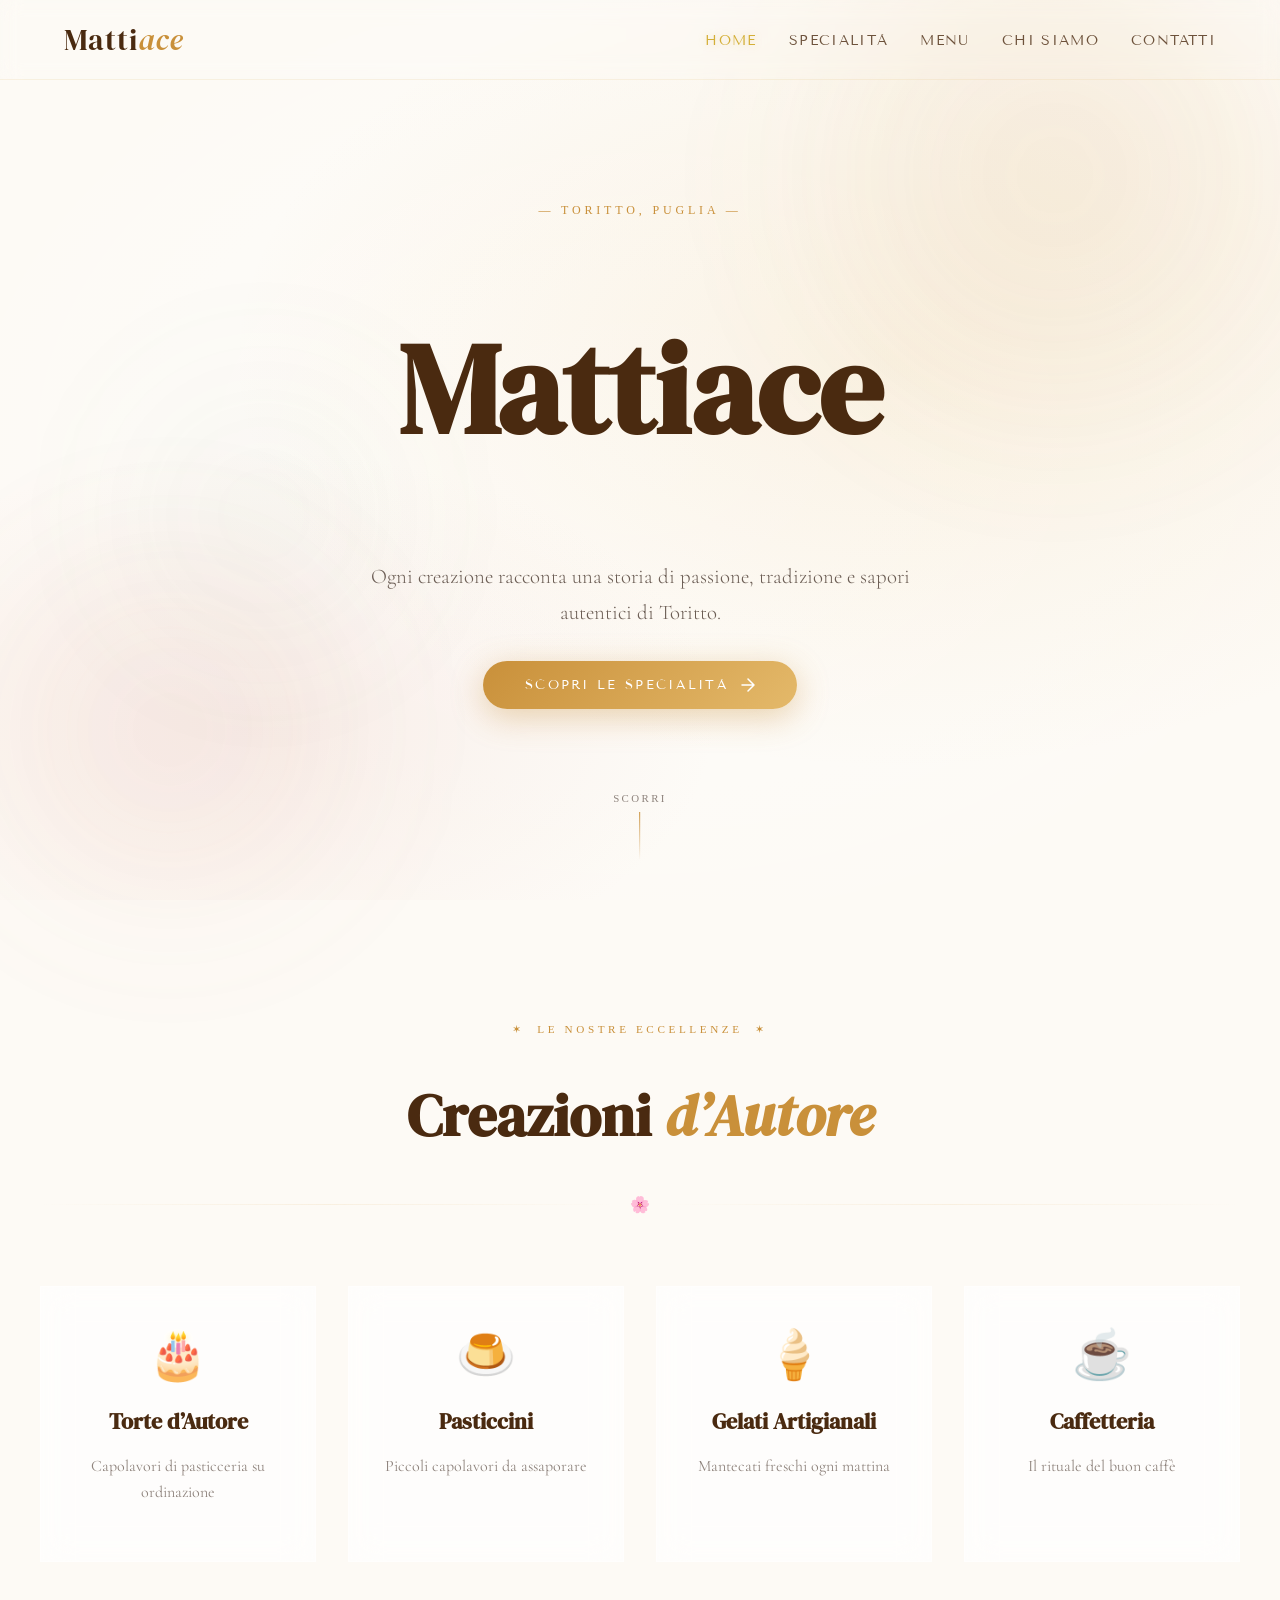
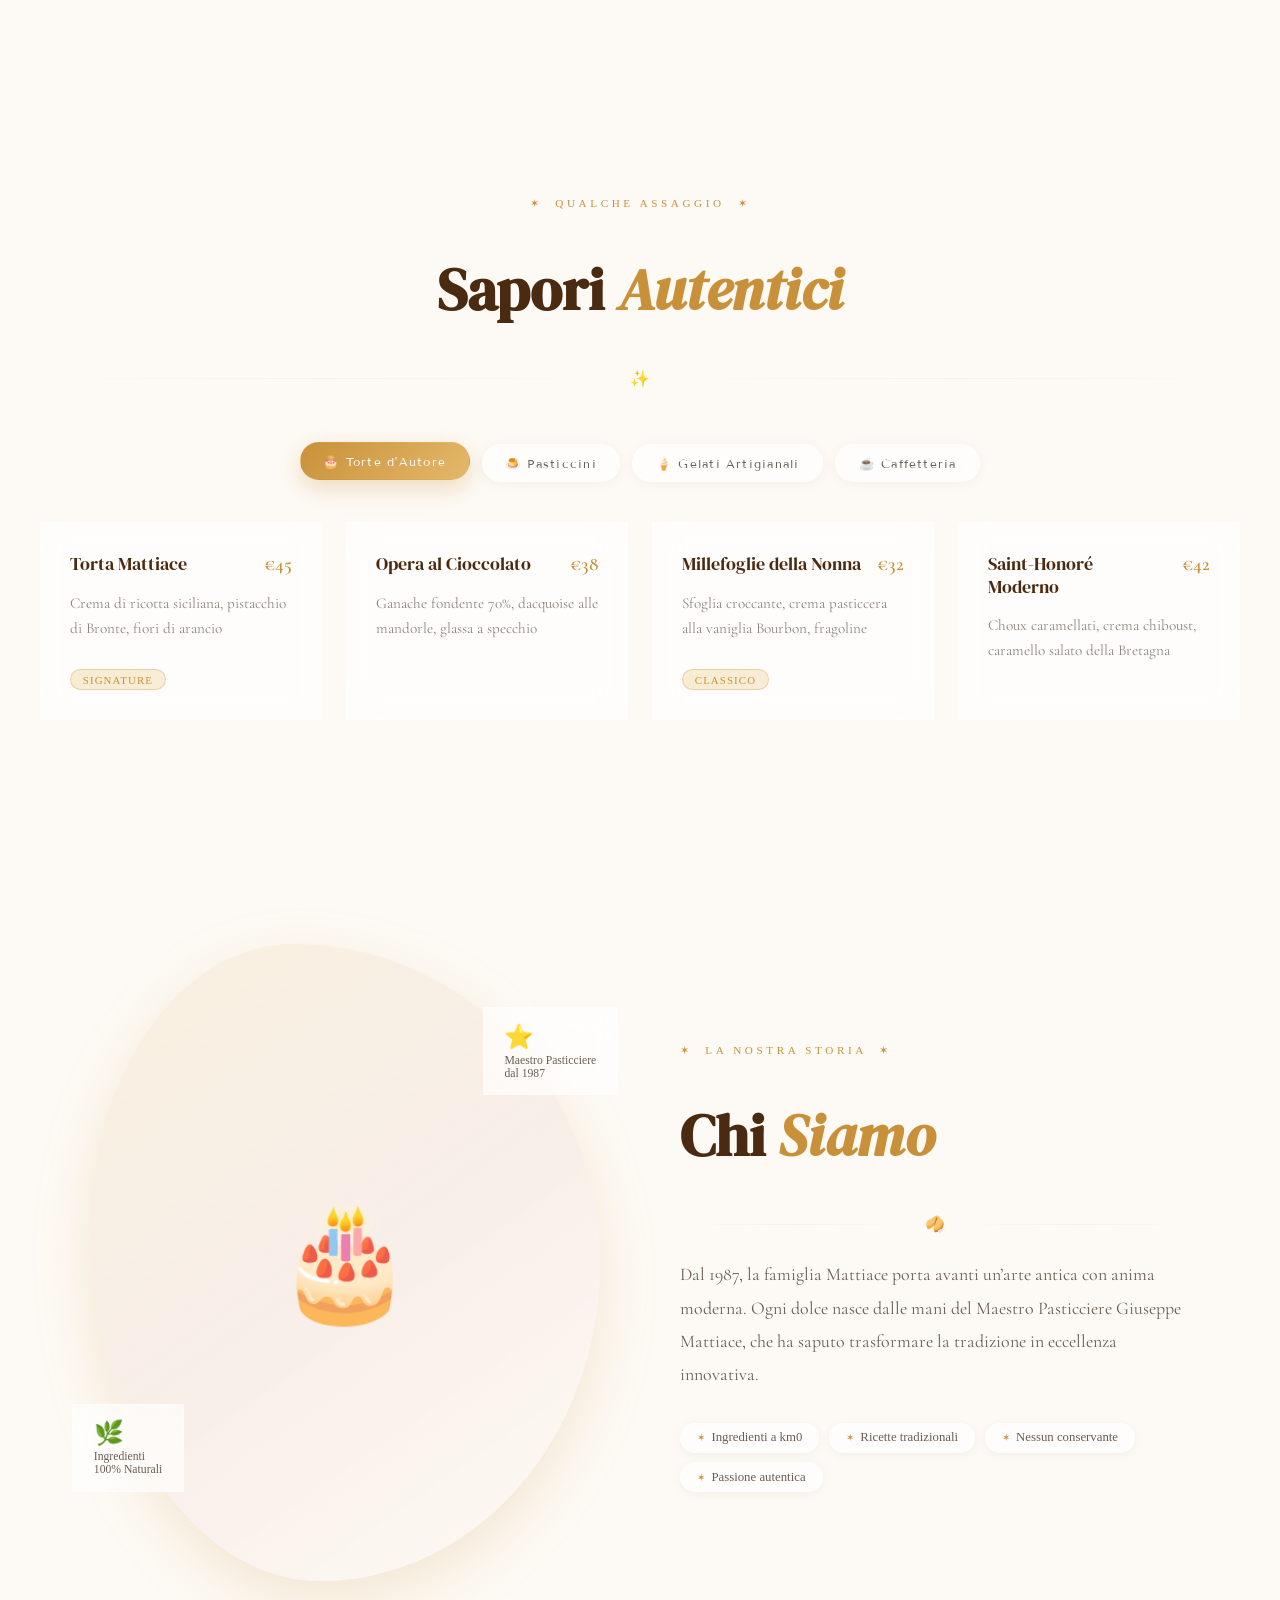
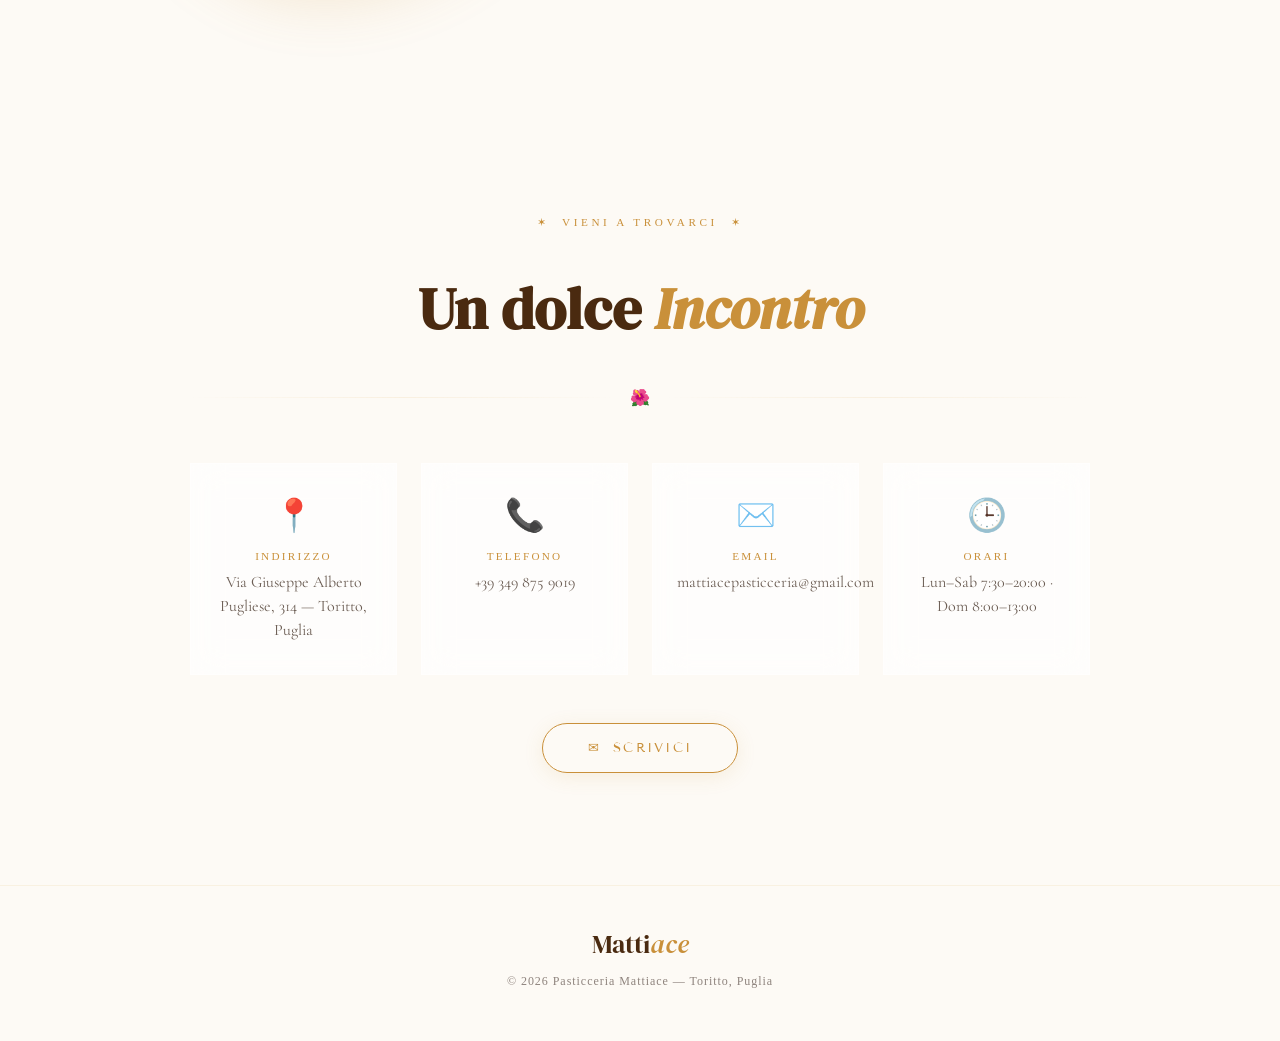
<file: index.html>
<!DOCTYPE html>
<html lang="it">
<head>
    <meta charset="UTF-8" />
    <meta http-equiv="X-UA-Compatible" content="IE=edge" />
    <meta name="viewport" content="width=device-width, initial-scale=1.0" />

    <title>Home | Pasticceria Mattiace</title>

    <!-- SEO Standard -->
    <meta name="description" content="Pasticceria Mattiace a Toritto, Puglia. Scopri le nostre specialità artigianali, create con passione e ingredienti di alta qualità." />
    <meta name="keywords" content="Pasticceria, Mattiace, Toritto, Puglia, dolci artigianali, torte, pasticciere" />
    <meta name="author" content="Pasticceria Mattiace" />
    <meta name="robots" content="index, follow" />

    <!-- Icona del Browser (Favicon) -->
    <link rel="icon" type="image/jpeg" href="img/logo.jpg" />
    <link rel="apple-touch-icon" href="img/logo.jpg" />

    <!-- Open Graph (Per l'anteprima su WhatsApp, Facebook, Instagram) -->
    <meta property="og:type" content="website" />
    <meta property="og:title" content="Pasticceria Mattiace - Toritto, Puglia" />
    <meta property="og:description" content="Scopri le specialità artigianali  di Pasticceria Mattiace a Toritto, Puglia. Un viaggio nel gusto tra tradizione e innovazione." />
    <!-- IMPORTANTE: Quando il sito sarà online, metti l'indirizzo completo (https://...) nell'immagine qui sotto -->
    <meta property="og:image" content="img/logo.jpg" />
    <meta property="og:url" content="https://mattiacepasticceria.pages.dev" />

    <!-- Font (Caricamento ottimizzato) -->
    <link rel="preconnect" href="https://fonts.googleapis.com" />
    <link rel="preconnect" href="https://fonts.gstatic.com" crossorigin />
    <link href="https://fonts.googleapis.com/css2?family=Cormorant+Garamond:ital,wght@0,300;0,400;0,600;1,300;1,400&family=Tenor+Sans&family=DM+Serif+Display&display=swap" rel="stylesheet" />

    <!-- Impostazioni Mobile e UI -->
    <meta name="theme-color" content="#f5e1d0" />
    <meta name="format-detection" content="telephone=no" />
    <meta name="apple-mobile-web-app-capable" content="yes" />
    <meta name="apple-mobile-web-app-status-bar-style" content="default" />
    <meta name="apple-mobile-web-app-title" content="Mattiace" />

    <!-- Font Awesome (Per le icone social che abbiamo aggiunto) -->
    <link rel="stylesheet" href="https://cdnjs.cloudflare.com/ajax/libs/font-awesome/6.5.1/css/all.min.css" />

    <!-- Content Security Policy (Versione corretta che non blocca le immagini locali) -->
    <meta http-equiv="Content-Security-Policy" content="default-src *; img-src * 'self' data: https:; script-src 'self' 'unsafe-inline' https:; style-src 'self' 'unsafe-inline' https:">
  
  <link rel="stylesheet" href="css/index.css" />
  <link rel="stylesheet" href="css/style.css" />
  <link rel="stylesheet" href="css/background.css" />
  
  <!-- SCRIPT MODULARI -->
  <script src="js/menu.js" defer></script> 
  <script src="js/index.js" defer></script> 
  <script src="js/footer.js" defer></script>
</head>
<body>

  <div id="cursor"></div>
  <div id="cursor-ring"></div>
  <div class="particles" id="particles"></div>

  <!-- NAVBAR: I link verranno iniettati da menu.js nell'id #nav-links -->
  <nav id="navbar">
    <a href="#home" class="nav-logo">Matti<span>ace</span></a>
    <ul id="nav-links"></ul> <!-- Svuotato: ci pensa menu.js -->
    <button class="hamburger" id="hamburger" aria-label="Menu">
      <span></span><span></span><span></span>
    </button>
  </nav>

  <!-- MOBILE MENU: Verrà popolato da menu.js -->
  <div id="mobile-menu"></div>

  <!-- HERO -->
  <section id="home">
    <div class="hero-orb hero-orb-1"></div>
    <div class="hero-orb hero-orb-2"></div>
    <div class="hero-orb hero-orb-3"></div>
    <div class="hero-content">
      <p class="hero-eyebrow">Toritto, Puglia</p>
      <h1 class="hero-title">Mattiace</h1>
      <p class="hero-sub" id="hero-sub"></p>
      <!-- Puntiamo alla pagina specialita.html nella stessa cartella -->
      <a href="pasticceriamattiace/specialita.html" class="hero-cta">
        <span>Scopri le Specialit&agrave;</span>
        <svg width="14" height="14" viewBox="0 0 14 14" fill="none">
          <path d="M1 7h12M7 1l6 6-6 6" stroke="currentColor" stroke-width="1.5" stroke-linecap="round" stroke-linejoin="round"/>
        </svg>
      </a>
    </div>
    <div class="scroll-hint">
      <span>Scorri</span>
      <div class="scroll-line"></div>
    </div>
  </section>

  <!-- SPECIALITÀ (Anteprima in Home) -->
  <section id="specialita">
    <div class="specialita-inner">
      <div class="specialita-header reveal">
        <p class="section-label">Le nostre eccellenze</p>
        <h2 class="section-title">Creazioni <em>d&rsquo;Autore</em></h2>
        <div class="divider"><span>&#127800;</span></div>
      </div>
      <div class="specialita-grid" id="spec-grid"></div>
    </div>
  </section>

  <!-- MENU (Dettagli prodotti) -->
  <section id="menu">
    <div class="menu-inner">
      <div class="menu-header reveal">
        <p class="section-label">qualche assaggio</p>
        <h2 class="section-title">Sapori <em>Autentici</em></h2>
        <div class="divider"><span>&#10024;</span></div>
      </div>
      <div class="menu-tabs reveal reveal-d1" id="menu-tabs"></div>
      <div id="menu-panels"></div>
    </div>
  </section>

  <!-- CHI SIAMO -->
  <section id="chisiamo">
    <div class="about-inner">
      <div class="about-visual reveal">
        <div class="about-blob">&#127874;</div>
        <div class="float-card float-card-a">
          <div class="float-card-icon">&#11088;</div>
          <div class="float-card-text">Maestro Pasticciere<br>dal 1987</div>
        </div>
        <div class="float-card float-card-b">
          <div class="float-card-icon">&#127807;</div>
          <div class="float-card-text">Ingredienti<br>100% Naturali</div>
        </div>
      </div>
      <div class="reveal reveal-d2">
        <p class="section-label">La nostra storia</p>
        <h2 class="section-title">Chi <em>Siamo</em></h2>
        <div class="divider"><span>&#129376;</span></div>
        <p class="about-story" id="about-story"></p>
        <div class="about-values" id="about-values"></div>
      </div>
    </div>
  </section>

  <!-- CONTATTI -->
  <section id="contatti">
    <div class="contatti-inner">
      <div class="contatti-header reveal">
        <p class="section-label">Vieni a trovarci</p>
        <h2 class="section-title">Un dolce <em>Incontro</em></h2>
        <div class="divider"><span>&#127802;</span></div>
      </div>
      <div class="contatti-grid reveal reveal-d1" id="contatti-grid"></div>
      <a href="mailto:mattiacepasticceria@gmail.com" class="btn-outline reveal reveal-d2">
        <span>&#9993;</span><span>Scrivici</span>
      </a>
    </div>
  </section>

<footer></footer>

</body>
</html>
</file>
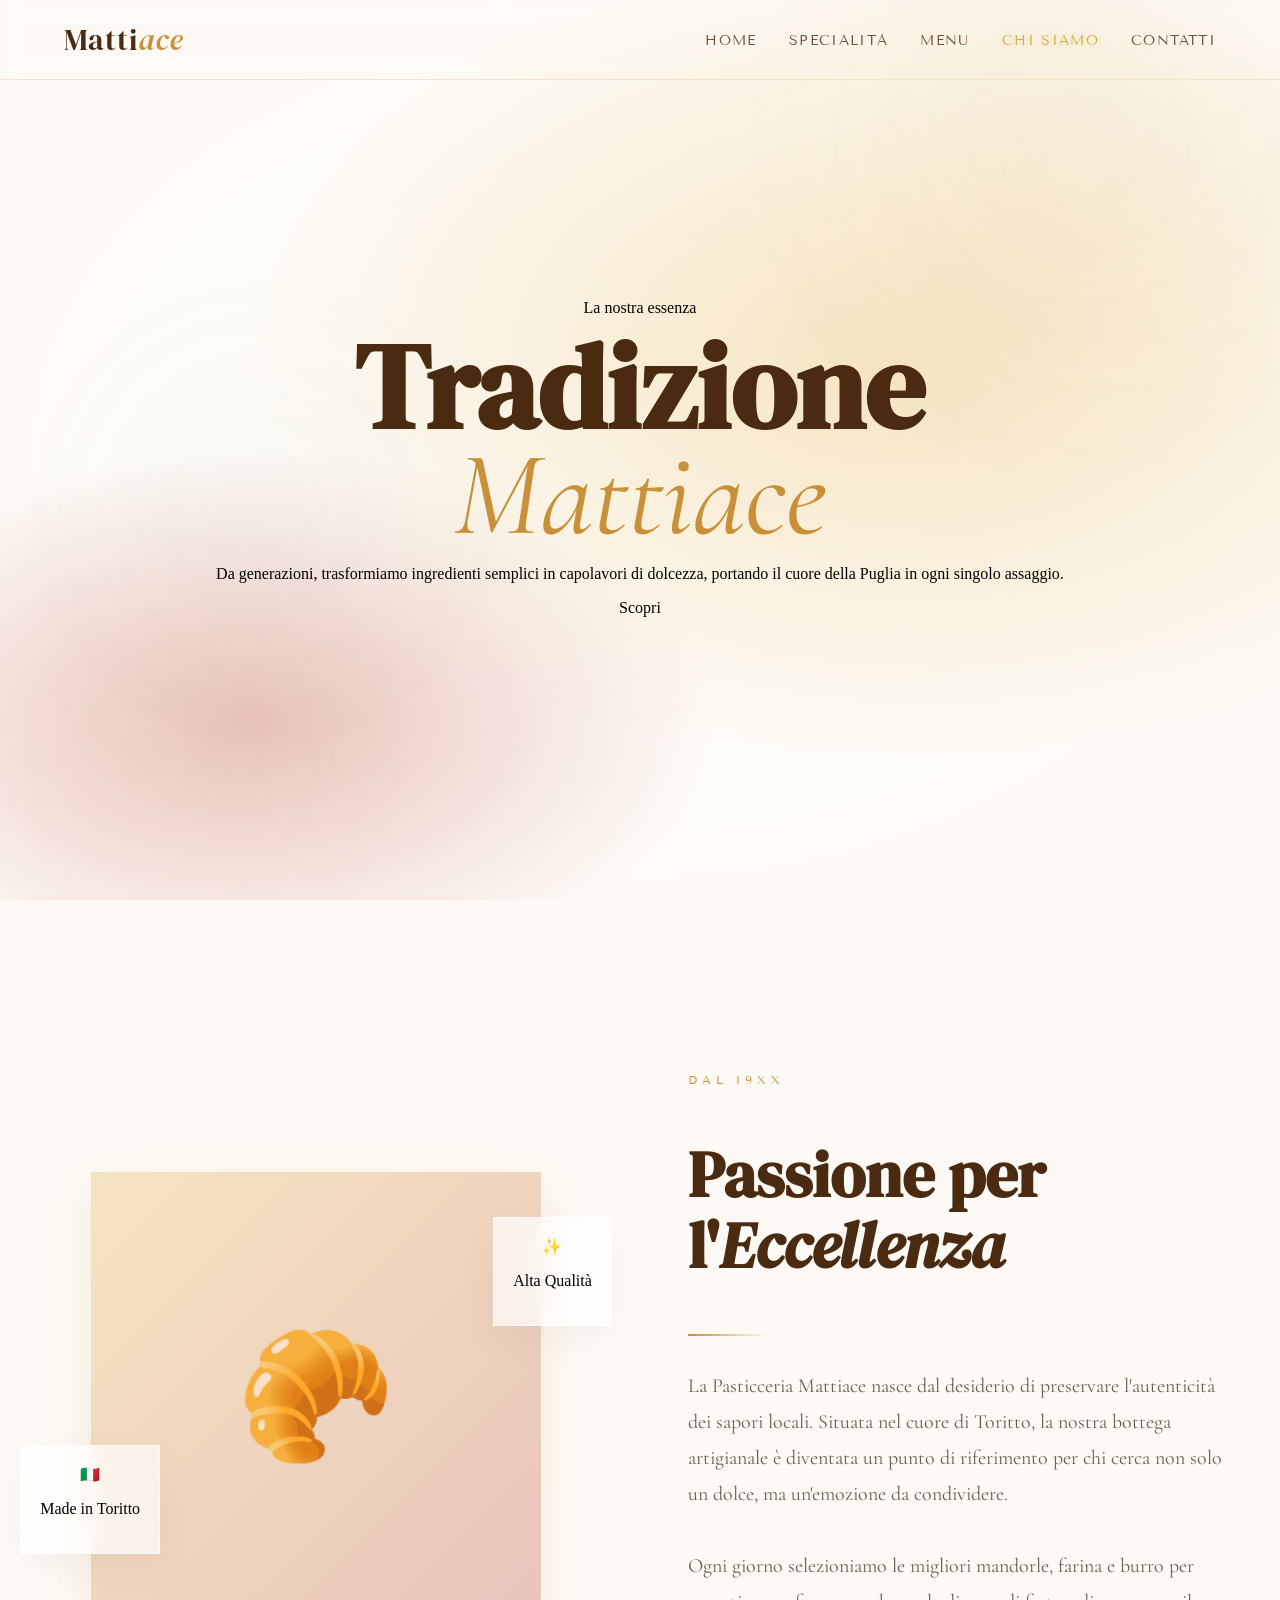
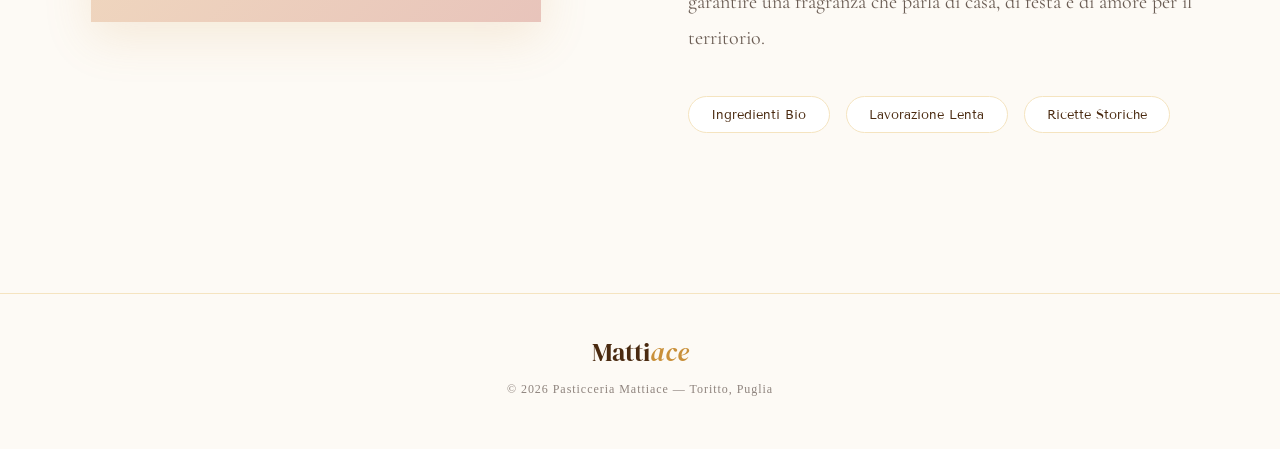
<file: pasticceriamattiace/chisiamo.html>
<!DOCTYPE html>
<html lang="it">
<head>
    <meta charset="UTF-8">
    <meta http-equiv="Content-Security-Policy" content="default-src *; img-src * 'self' data: https:; script-src 'self' 'unsafe-inline' https:; style-src 'self' 'unsafe-inline' https:">
    <meta name="viewport" content="width=device-width, initial-scale=1.0">
    <title>Chi Siamo | Pasticceria Mattiace</title>
    
    <!-- CSS Collegati -->
    <link rel="stylesheet" href="../css/style.css">
    <link rel="stylesheet" href="../css/background.css">
    <link rel="stylesheet" href="../css/chisiamo.css">
    
<!-- SEO Standard -->
    <meta name="description" content="Pasticceria Mattiace a Toritto, Puglia. Scopri le nostre specialità artigianali, create con passione e ingredienti di alta qualità." />
    <meta name="keywords" content="Pasticceria, Mattiace, Toritto, Puglia, dolci artigianali, torte, pasticciere" />
    <meta name="author" content="Pasticceria Mattiace" />
    <meta name="robots" content="index, follow" />

    <!-- Icona del Browser (Favicon) -->
    <link rel="icon" type="image/jpeg" href="../img/logo.jpg" />
    <link rel="apple-touch-icon" href="../img/logo.jpg" />

    <!-- Open Graph (Per l'anteprima su WhatsApp, Facebook, Instagram) -->
    <meta property="og:type" content="website" />
    <meta property="og:title" content="Pasticceria Mattiace - Toritto, Puglia" />
    <meta property="og:description" content="Scopri le specialità artigianali  di Pasticceria Mattiace a Toritto, Puglia. Un viaggio nel gusto tra tradizione e innovazione." />
    <!-- IMPORTANTE: Quando il sito sarà online, metti l'indirizzo completo (https://...) nell'immagine qui sotto -->
    <meta property="og:image" content="../img/logo.jpg" />
    <meta property="og:url" content="https://mattiacepasticceria.pages.dev" />

    <!-- Font (Caricamento ottimizzato) -->
    <link rel="preconnect" href="https://fonts.googleapis.com" />
    <link rel="preconnect" href="https://fonts.gstatic.com" crossorigin />
    <link href="https://fonts.googleapis.com/css2?family=Cormorant+Garamond:ital,wght@0,300;0,400;0,600;1,300;1,400&family=Tenor+Sans&family=DM+Serif+Display&display=swap" rel="stylesheet" />

    <!-- Impostazioni Mobile e UI -->
    <meta name="theme-color" content="#f5e1d0" />
    <meta name="format-detection" content="telephone=no" />
    <meta name="apple-mobile-web-app-capable" content="yes" />
    <meta name="apple-mobile-web-app-status-bar-style" content="default" />
    <meta name="apple-mobile-web-app-title" content="Mattiace" />

    <!-- Font Awesome (Per le icone social che abbiamo aggiunto) -->
    <link rel="stylesheet" href="https://cdnjs.cloudflare.com/ajax/libs/font-awesome/6.5.1/css/all.min.css" />

    <!-- Content Security Policy (Versione corretta che non blocca le immagini locali) -->
    <meta http-equiv="Content-Security-Policy" content="default-src *; img-src * 'self' data: https:; script-src 'self' 'unsafe-inline' https:; style-src 'self' 'unsafe-inline' https:">
</head>
<body>

    <nav id="navbar">
        <a href="../index.html" class="nav-logo">Matti<span>ace</span></a>
        <ul id="nav-links">
            <!-- Popolato da menu.js -->
        </ul>
        <button class="hamburger" id="hamburger">
            <span></span><span></span><span></span>
        </button>
    </nav>

    <div id="mobile-menu">
        <!-- Popolato da menu.js -->
    </div>

    <main>
        <!-- HERO SECTION (Stile Orbs) -->
        <section id="home">
            <div class="hero-orb hero-orb-1"></div>
            <div class="hero-orb hero-orb-2"></div>
            <div class="hero-orb hero-orb-3"></div>

            <div class="hero-content">
                <p class="hero-eyebrow">La nostra essenza</p>
                <h1 class="hero-title">Tradizione <em>Mattiace</em></h1>
                <p class="hero-sub">
                    Da generazioni, trasformiamo ingredienti semplici in capolavori di dolcezza, 
                    portando il cuore della Puglia in ogni singolo assaggio.
                </p>
                <div class="scroll-hint">
                    <span>Scopri</span>
                    <div class="scroll-line"></div>
                </div>
            </div>
        </section>

        <!-- STORIA SECTION -->
        <section id="chisiamo">
            <div class="about-inner">
                <div class="about-visual reveal">
                    <div class="about-blob">🥐</div>
                    <div class="float-card float-card-a">
                        <span class="float-card-icon">✨</span>
                        <p class="float-card-text">Alta Qualità</p>
                    </div>
                    <div class="float-card float-card-b">
                        <span class="float-card-icon">🇮🇹</span>
                        <p class="float-card-text">Made in Toritto</p>
                    </div>
                </div>

                <div class="about-content reveal reveal-d2">
                    <p class="section-label">Dal 19XX</p>
                    <h2 class="section-title">Passione per l'<em>Eccellenza</em></h2>
                    <div class="divider"></div>
                    <p class="about-story">
                        La Pasticceria Mattiace nasce dal desiderio di preservare l'autenticità dei sapori locali. 
                        Situata nel cuore di Toritto, la nostra bottega artigianale è diventata un punto di riferimento 
                        per chi cerca non solo un dolce, ma un'emozione da condividere.
                        <br><br>
                        Ogni giorno selezioniamo le migliori mandorle, farina e burro per garantire una fragranza 
                        che parla di casa, di festa e di amore per il territorio.
                    </p>
                    <div class="about-values">
                        <span class="value-tag">Ingredienti Bio</span>
                        <span class="value-tag">Lavorazione Lenta</span>
                        <span class="value-tag">Ricette Storiche</span>
                    </div>
                </div>
            </div>
        </section>
    </main>

    <!-- Il Footer verrà iniettato qui da footer.js -->
    <footer id="main-footer"></footer>

    <!-- Script -->
    <script src="../js/menu.js"></script>
    <script src="../js/footer.js"></script>
    <script src="../js/chisiamo.js"></script>
</body>
</html>
</file>
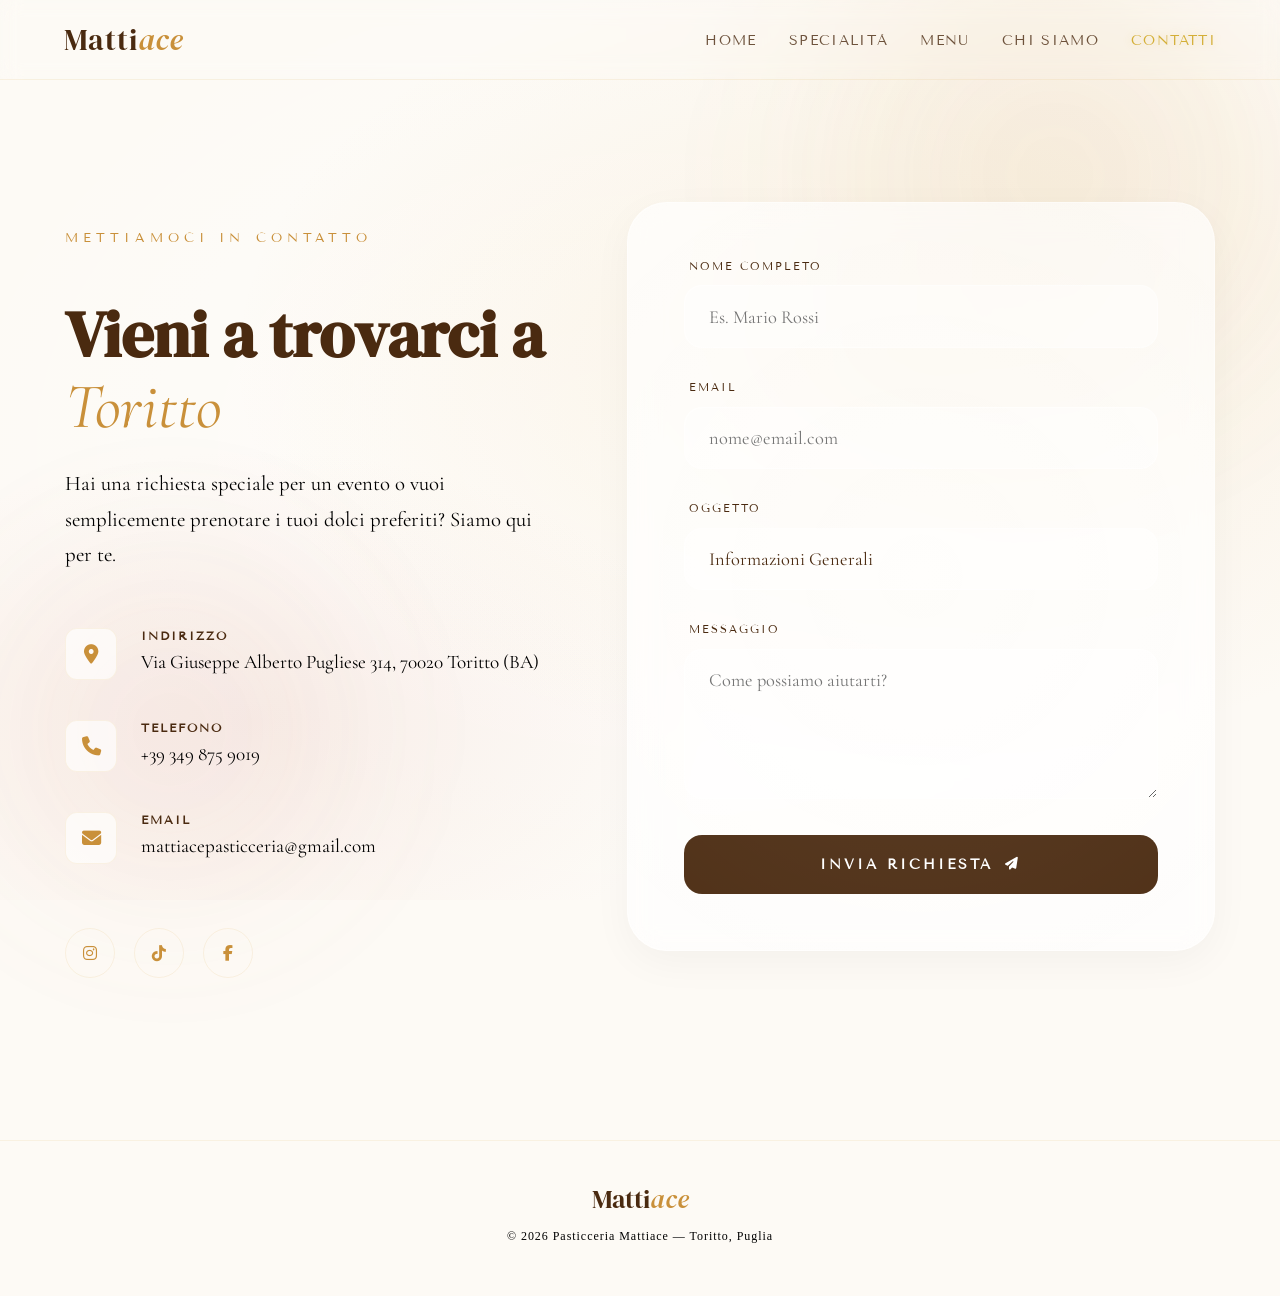
<file: pasticceriamattiace/contact.html>
<!DOCTYPE html>
<html lang="it">
<head>
    <meta charset="UTF-8">
    <meta http-equiv="Content-Security-Policy" content="default-src *; img-src * 'self' data: https:; script-src 'self' 'unsafe-inline' https:; style-src 'self' 'unsafe-inline' https:">
    <meta name="viewport" content="width=device-width, initial-scale=1.0">
    <title>Contatti | Pasticceria Mattiace</title>
    
    <!-- CSS Collegati -->
    <link rel="stylesheet" href="../css/style.css">
    <link rel="stylesheet" href="../css/background.css">
    <link rel="stylesheet" href="../css/contact.css">
    
    <!-- SEO Standard -->
    <meta name="description" content="Pasticceria Mattiace a Toritto, Puglia. Scopri le nostre specialità artigianali, create con passione e ingredienti di alta qualità." />
    <meta name="keywords" content="Pasticceria, Mattiace, Toritto, Puglia, dolci artigianali, torte, pasticciere" />
    <meta name="author" content="Pasticceria Mattiace" />
    <meta name="robots" content="index, follow" />

    <!-- Icona del Browser (Favicon) -->
    <link rel="icon" type="image/jpeg" href="../img/logo.jpg" />
    <link rel="apple-touch-icon" href="../img/logo.jpg" />

    <!-- Open Graph (Per l'anteprima su WhatsApp, Facebook, Instagram) -->
    <meta property="og:type" content="website" />
    <meta property="og:title" content="Pasticceria Mattiace - Toritto, Puglia" />
    <meta property="og:description" content="Scopri le specialità artigianali  di Pasticceria Mattiace a Toritto, Puglia. Un viaggio nel gusto tra tradizione e innovazione." />
    <!-- IMPORTANTE: Quando il sito sarà online, metti l'indirizzo completo (https://...) nell'immagine qui sotto -->
    <meta property="og:image" content="../img/logo.jpg" />
    <meta property="og:url" content="https://mattiacepasticceria.pages.dev" />

    <!-- Font (Caricamento ottimizzato) -->
    <link rel="preconnect" href="https://fonts.googleapis.com" />
    <link rel="preconnect" href="https://fonts.gstatic.com" crossorigin />
    <link href="https://fonts.googleapis.com/css2?family=Cormorant+Garamond:ital,wght@0,300;0,400;0,600;1,300;1,400&family=Tenor+Sans&family=DM+Serif+Display&display=swap" rel="stylesheet" />

    <!-- Impostazioni Mobile e UI -->
    <meta name="theme-color" content="#f5e1d0" />
    <meta name="format-detection" content="telephone=no" />
    <meta name="apple-mobile-web-app-capable" content="yes" />
    <meta name="apple-mobile-web-app-status-bar-style" content="default" />
    <meta name="apple-mobile-web-app-title" content="Mattiace" />

    <!-- Font Awesome (Per le icone social che abbiamo aggiunto) -->
    <link rel="stylesheet" href="https://cdnjs.cloudflare.com/ajax/libs/font-awesome/6.5.1/css/all.min.css" />

    <!-- Content Security Policy (Versione corretta che non blocca le immagini locali) -->
    <meta http-equiv="Content-Security-Policy" content="default-src *; img-src * 'self' data: https:; script-src 'self' 'unsafe-inline' https:; style-src 'self' 'unsafe-inline' https:">
</head>
<body>

    <!-- Sfondo Animato (Incluso per sicurezza se non è nel body del background.css) -->
    <div class="bg-orb-container">
        <div class="hero-orb hero-orb-1"></div>
        <div class="hero-orb hero-orb-2"></div>
    </div>

    <nav id="navbar">
        <a href="../index.html" class="nav-logo">Matti<span>ace</span></a>
        <ul id="nav-links">
            <!-- Popolato da menu.js -->
        </ul>
        <button class="hamburger" id="hamburger">
            <span></span><span></span><span></span>
        </button>
    </nav>

    <div id="mobile-menu">
        <!-- Popolato da menu.js -->
    </div>

    <main>
        <section id="contact-hero">
            <div class="contact-container reveal">
                
                <!-- Colonna Sinistra: Info -->
                <div class="contact-info">
                    <p class="section-label">Mettiamoci in contatto</p>
                    <h1 class="section-title">Vieni a trovarci a <em>Toritto</em></h1>
                    <p class="contact-desc">
                        Hai una richiesta speciale per un evento o vuoi semplicemente prenotare i tuoi dolci preferiti? Siamo qui per te. 
                    </p>

                    <div class="info-list">
                        <div class="info-item">
                            <a href="https://www.google.com/maps/search/?api=1&query=Mattiace+Toritto" style="text-decoration: none; color: inherit;">
                                <i class="fa-solid fa-location-dot" style="cursor: pointer;"></i>
                            </a>
                            <div>
                                <h3>Indirizzo</h3>
                                <p>Via Giuseppe Alberto Pugliese 314, 70020 Toritto (BA)</p>
                            </div>
                        </div>
                        <div class="info-item">
                            <!-- L'icona è dentro il link, così tutta l'area è cliccabile -->
                            <a href="tel:+393498759019" style="text-decoration: none; color: inherit;">
                                <i class="fa-solid fa-phone" style="cursor: pointer;"></i>
                            </a>
                            <div>
                                <h3>Telefono</a></h3>
                                <p>+39 349 875 9019</p>
                            </div>
                        </div>
                        <div class="info-item">
                            <a href="mailto:mattiacepasticceria@gmail.com" style="text-decoration: none; color: inherit;">
                                <i class="fa-solid fa-envelope" style="cursor: pointer;"></i>
                            </a>
                            <div>
                                <h3>Email</a></h3>
                                <p>mattiacepasticceria@gmail.com</p>
                            </div>
                        </div>
                    </div>

                    <div class="social-links">
                        <a href="https://www.instagram.com/mattiace_pasticceria" target="_blank"><i class="fa-brands fa-instagram"></i></a>
                        <a href="https://www.tiktok.com/@giuseppemattiace6" target="_blank"><i class="fa-brands fa-tiktok"></i></a>
                        <a href="https://www.facebook.com/mattiacepasticceria" target="_blank"><i class="fa-brands fa-facebook-f"></i></a>
                    </div>
                </div>

                <!-- Colonna Destra: Form -->
                <div class="contact-form-wrapper glass-panel">
                    <form id="pasticceria-form">
                        <div class="form-group">
                            <label>Nome Completo</label>
                            <input type="text" placeholder="Es. Mario Rossi" required">
                        </div>
                        <div class="form-group">
                            <label>Email</label>
                            <input type="email" placeholder="nome@email.com" required>
                        </div>
                        <div class="form-group">
                            <label>Oggetto</label>
                            <select>
                                <option>Informazioni Generali</option>
                                <option>Prenotazione Torte</option>
                                <option>Eventi & Catering</option>
                                <option>Altro</option>
                            </select>
                        </div>
                        <div class="form-group">
                            <label>Messaggio</label>
                            <textarea rows="5" placeholder="Come possiamo aiutarti?"></textarea>
                        </div>
                        <button type="submit" class="submit-btn">
                            Invia Richiesta
                            <i class="fa-solid fa-paper-plane"></i>
                        </button>
                    </form>
                </div>

            </div>
        </section>
    </main>

    <!-- Footer iniettato -->
    <footer id="main-footer"></footer>

    <!-- Script -->
    <script src="../js/menu.js"></script>
    <script src="../js/footer.js"></script>
    <script src="../js/contact.js"></script>
</body>
</html>
</file>
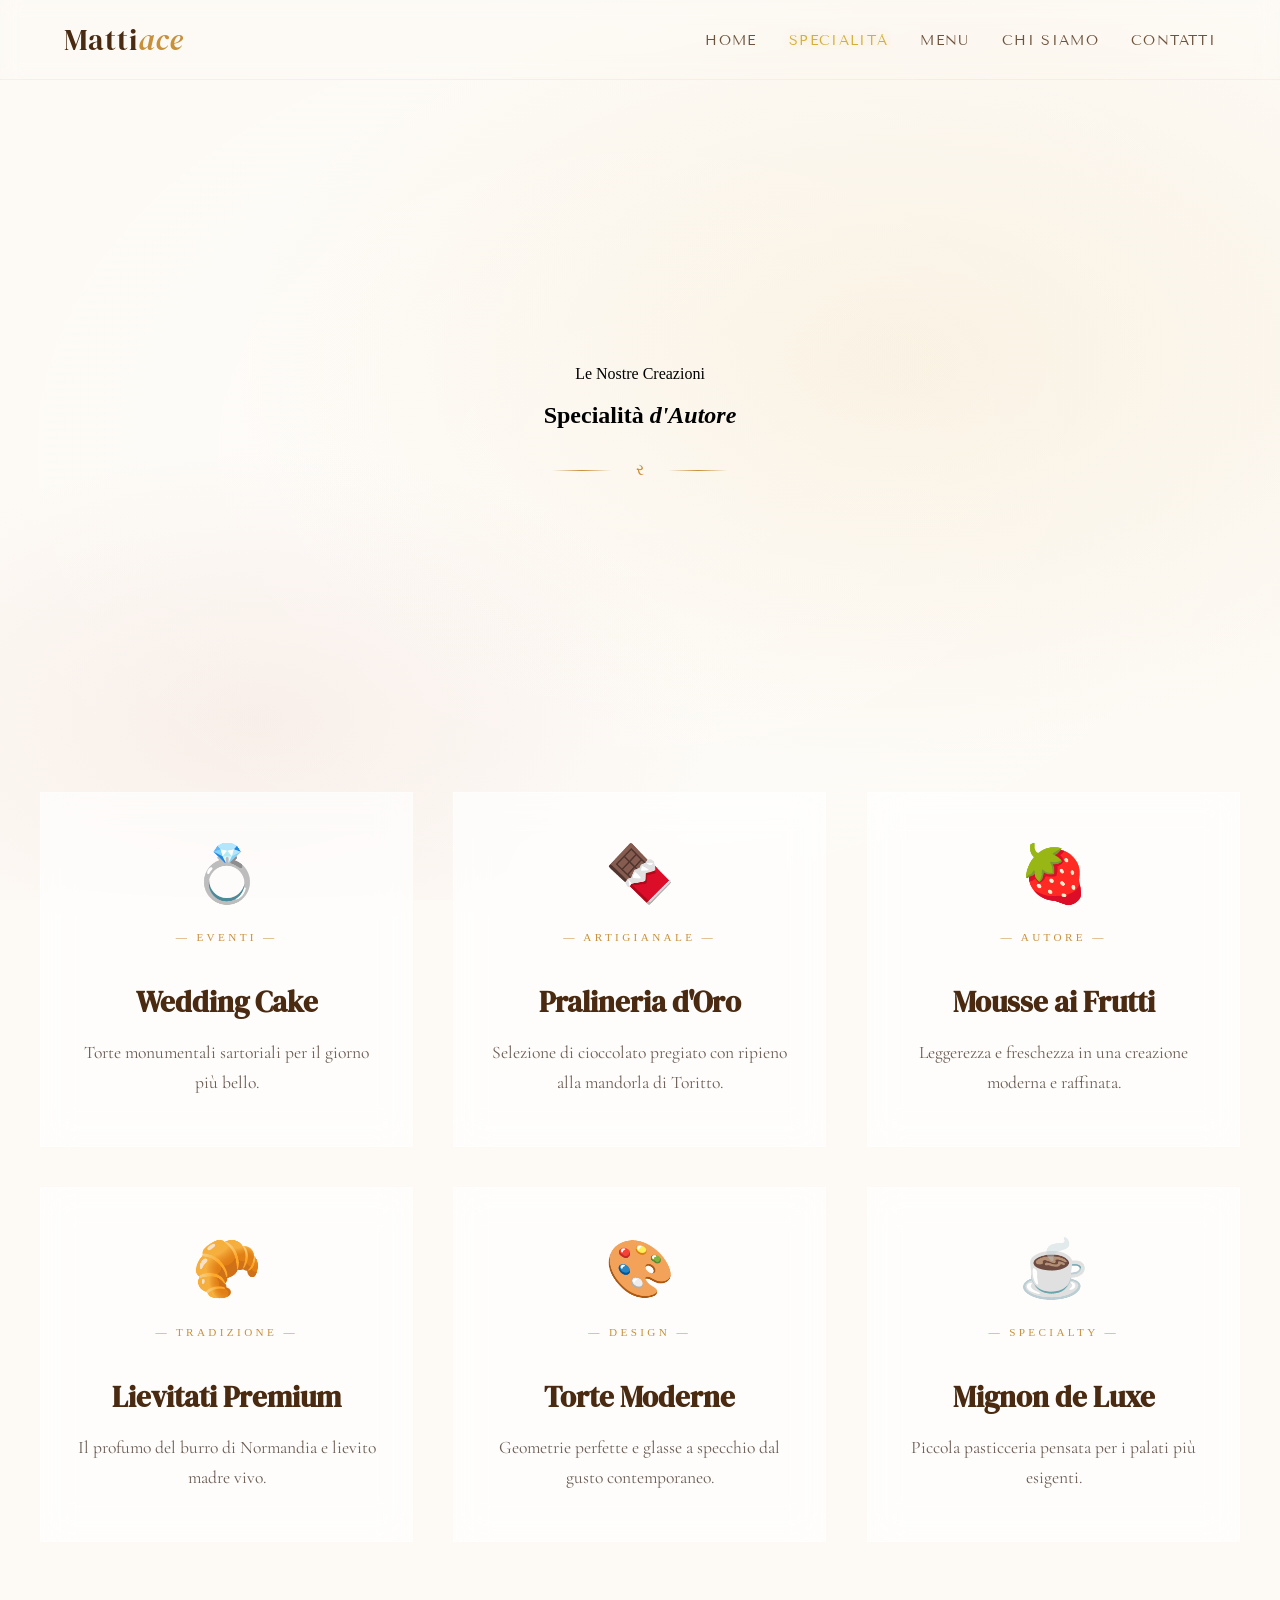
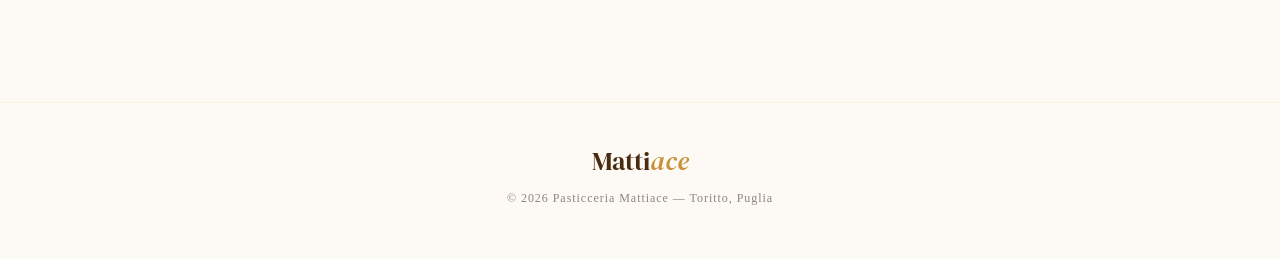
<file: pasticceriamattiace/specialita.html>
<!DOCTYPE html>
<html lang="it">
<head>
    <meta charset="UTF-8">
    <meta http-equiv="Content-Security-Policy" content="default-src *; img-src * 'self' data: https:; script-src 'self' 'unsafe-inline' https:; style-src 'self' 'unsafe-inline' https:">
    <meta name="viewport" content="width=device-width, initial-scale=1.0">
    <title>Specialità | Pasticceria Mattiace</title>
    <!-- Usa il CSS principale per mantenere lo stile base (colori, font, navbar) -->
    <link rel="stylesheet" href="../css/specialita.css"> 
    <link rel="stylesheet" href="../css/style.css">
    <link rel="stylesheet" href="../css/background.css">
    <!-- SEO Standard -->
    <meta name="description" content="Pasticceria Mattiace a Toritto, Puglia. Scopri le nostre specialità artigianali, create con passione e ingredienti di alta qualità." />
    <meta name="keywords" content="Pasticceria, Mattiace, Toritto, Puglia, dolci artigianali, torte, pasticciere" />
    <meta name="author" content="Pasticceria Mattiace" />
    <meta name="robots" content="index, follow" />

    <!-- Icona del Browser (Favicon) -->
    <link rel="icon" type="image/jpeg" href="../img/logo.jpg" />
    <link rel="apple-touch-icon" href="../img/logo.jpg" />

    <!-- Open Graph (Per l'anteprima su WhatsApp, Facebook, Instagram) -->
    <meta property="og:type" content="website" />
    <meta property="og:title" content="Pasticceria Mattiace - Toritto, Puglia" />
    <meta property="og:description" content="Scopri le specialità artigianali  di Pasticceria Mattiace a Toritto, Puglia. Un viaggio nel gusto tra tradizione e innovazione." />
    <!-- IMPORTANTE: Quando il sito sarà online, metti l'indirizzo completo (https://...) nell'immagine qui sotto -->
    <meta property="og:image" content="../img/logo.jpg" />
    <meta property="og:url" content="https://mattiacepasticceria.pages.dev" />

    <!-- Font (Caricamento ottimizzato) -->
    <link rel="preconnect" href="https://fonts.googleapis.com" />
    <link rel="preconnect" href="https://fonts.gstatic.com" crossorigin />
    <link href="https://fonts.googleapis.com/css2?family=Cormorant+Garamond:ital,wght@0,300;0,400;0,600;1,300;1,400&family=Tenor+Sans&family=DM+Serif+Display&display=swap" rel="stylesheet" />

    <!-- Impostazioni Mobile e UI -->
    <meta name="theme-color" content="#f5e1d0" />
    <meta name="format-detection" content="telephone=no" />
    <meta name="apple-mobile-web-app-capable" content="yes" />
    <meta name="apple-mobile-web-app-status-bar-style" content="default" />
    <meta name="apple-mobile-web-app-title" content="Mattiace" />

    <!-- Font Awesome (Per le icone social che abbiamo aggiunto) -->
    <link rel="stylesheet" href="https://cdnjs.cloudflare.com/ajax/libs/font-awesome/6.5.1/css/all.min.css" />

    <!-- Content Security Policy (Versione corretta che non blocca le immagini locali) -->
    <meta http-equiv="Content-Security-Policy" content="default-src *; img-src * 'self' data: https:; script-src 'self' 'unsafe-inline' https:; style-src 'self' 'unsafe-inline' https:">
</head>
<body>

    <nav id="navbar">
        <a href="../index.html" class="nav-logo">Matti<span>ace</span></a>
        <ul id="nav-links">
            <!-- Popolato da menu.js -->
        </ul>
        <button class="hamburger" id="hamburger">
            <span></span><span></span><span></span>
        </button>
    </nav>

    <div id="mobile-menu">
        <!-- Popolato da menu.js -->
    </div>

    <main>
        <section class="specialita-hero">
            <div class="hero-content">
                <p class="section-label">Le Nostre Creazioni</p>
                <h1 class="section-title">Specialità <em>d'Autore</em></h1>
                <div class="divider"><span>&#2736;</span></div>
            </div>
        </section>

        <section class="gallery-section">
            <div class="container">
                <div class="specialita-grid" id="specialita-grid">
                    <!-- Popolato da specialita.js -->
                </div>
            </div>
        </section>
    </main>

<footer></footer>

    <script src="../js/footer.js"></script>
    <script src="../js/menu.js"></script>
    <script src="../js/specialita.js"></script>
</body>
</html>
</file>
<file: css/index.css>
:root {
    --gold: #c9903a;
    --gold-light: #e4b96a;
    --gold-pale: #f5e4c0;
    --brown: #4a2a10;
    --text-mid: #6b5d54;
    --text-light: #8e837d;
    --cream: #fdfaf5;
    --rose: #e8c4bb;
    --glass-bg: rgba(255, 255, 255, 0.7);
    --glass-border: rgba(255, 255, 255, 0.5);
    --shadow-soft: 0 12px 40px rgba(0, 0, 0, 0.04);
    --shadow-gold: 0 15px 45px rgba(201, 144, 58, 0.15);
}

/* ─── LAYOUT GENERALE ─── */
body {
    background-color: var(--cream);
    overflow-x: hidden;
}

    /* ─── HERO ─── */
    #home {
      min-height: 100vh;
      display: flex; align-items: center; justify-content: center;
      position: relative; overflow: hidden;
      background:
        radial-gradient(ellipse 80% 70% at 70% 40%, rgba(228,185,106,.22), transparent 65%),
        radial-gradient(ellipse 60% 50% at 20% 80%, rgba(232,196,187,.28), transparent 60%),
        radial-gradient(ellipse 50% 40% at 50% 10%, rgba(138,171,138,.14), transparent 55%),
        var(--cream-light);
    }
    .hero-orb {
      position: absolute; border-radius: 50%;
      filter: blur(60px); pointer-events: none;
      animation: orbPulse 7s ease-in-out infinite;
    }
    .hero-orb-1 {
      width: 520px; height: 520px;
      background: radial-gradient(circle, rgba(201,144,58,.16), transparent 70%);
      top: -120px; right: -120px;
    }
    .hero-orb-2 {
      width: 400px; height: 400px;
      background: radial-gradient(circle, rgba(212,137,122,.14), transparent 70%);
      bottom: -100px; left: -100px; animation-delay: -2.5s;
    }
    .hero-orb-3 {
      width: 300px; height: 300px;
      background: radial-gradient(circle, rgba(138,171,138,.11), transparent 70%);
      top: 35%; left: 8%; animation-delay: -5s;
    }
    @keyframes orbPulse {
      0%,100% { transform: scale(1); }
      50%      { transform: scale(1.08) translate(8px,-8px); }
    }

    .hero-content {
      text-align: center; position: relative; z-index: 2;
      padding: 2rem; max-width: 820px;
    }
    .hero-eyebrow {
      font-size: .75rem; letter-spacing: .32em;
      text-transform: uppercase; color: var(--gold);
      margin-bottom: 1.5rem;
      animation: fadeUp .8s .3s both;
    }
    .hero-eyebrow::before { content: '\2014\a0'; }
    .hero-eyebrow::after  { content: '\a0\2014'; }

    .hero-title {
      font-family: 'DM Serif Display', Georgia, serif;
      font-size: clamp(3.8rem, 10vw, 8rem);
      line-height: 1.0;
      color: var(--brown);
      animation: fadeUp .9s .5s both;
    }
    .hero-title em {
      font-style: italic; color: var(--gold); display: block;
    }
    .hero-sub {
      font-family: 'Cormorant Garamond', Georgia, serif;
      font-size: clamp(1rem, 2.5vw, 1.3rem); font-weight: 300;
      color: var(--text-mid); max-width: 540px;
      margin: 1.8rem auto; line-height: 1.75;
      animation: fadeUp .9s .75s both;
    }
    .hero-cta {
      display: inline-flex; align-items: center; gap: .75rem;
      padding: 1rem 2.6rem;
      background: linear-gradient(135deg, var(--gold), var(--gold-light));
      color: #fff;
      font-family: 'Tenor Sans', sans-serif;
      font-size: .8rem; letter-spacing: .18em; text-transform: uppercase;
      text-decoration: none; border-radius: 100px;
      box-shadow: 0 8px 32px rgba(201,144,58,.38);
      animation: fadeUp .9s 1s both;
      transition: transform .3s, box-shadow .3s;
    }
    .hero-cta:hover { transform: translateY(-4px); box-shadow: 0 16px 44px rgba(201,144,58,.5); }
    .hero-cta svg { transition: transform .3s; }
    .hero-cta:hover svg { transform: translateX(4px); }

    .scroll-hint {
      position: absolute; bottom: 2.5rem; left: 50%;
      transform: translateX(-50%);
      display: flex; flex-direction: column; align-items: center; gap: .5rem;
      animation: fadeIn 1s 1.8s both;
    }
    .scroll-hint span {
      font-size: .68rem; letter-spacing: .22em; text-transform: uppercase;
      color: var(--text-light);
    }
    .scroll-line {
      width: 1px; height: 48px;
      background: linear-gradient(to bottom, var(--gold), transparent);
      animation: scrollPulse 2.2s ease-in-out infinite;
    }
    @keyframes scrollPulse {
      0%,100% { transform: scaleY(1); opacity: .5; }
      50%      { transform: scaleY(.5); opacity: 1; }
    }

    /* ─── SECTION COMMONS ─── */
    section { position: relative; z-index: 2; }
    .section-label {
      font-size: .7rem; letter-spacing: .32em; text-transform: uppercase;
      color: var(--gold); margin-bottom: 1rem;
    }
    .section-label::before { content: '\2736\a0\a0'; }
    .section-label::after  { content: '\a0\a0\2736'; }
    .section-title {
      font-family: 'DM Serif Display', Georgia, serif;
      font-size: clamp(2.2rem, 5vw, 3.6rem);
      color: var(--brown); line-height: 1.1;
    }
    .section-title em { font-style: italic; color: var(--gold); }
    .divider {
      display: flex; align-items: center; gap: 1rem; margin: 1.4rem 0;
    }
    .divider::before, .divider::after {
      content: ''; flex: 1; height: 1px;
      background: linear-gradient(90deg, transparent, var(--gold-pale), transparent);
    }

    /* ─── SPECIALITÀ ─── */
    #specialita {
      padding: 7rem 2rem;
      background: radial-gradient(ellipse 60% 50% at 90% 50%, rgba(228,185,106,.1), transparent 60%),
                  var(--cream);
    }
    .specialita-inner { max-width: 1200px; margin: 0 auto; }
    .specialita-header { text-align: center; margin-bottom: 4.5rem; }
    .specialita-grid {
      display: grid;
      grid-template-columns: repeat(auto-fit, minmax(240px, 1fr));
      gap: 2rem;
    }
    .spec-card {
      background: var(--glass-bg);
      border: 1px solid var(--glass-border);
      backdrop-filter: blur(16px); -webkit-backdrop-filter: blur(16px);
      border-radius: var(--r-lg);
      padding: 2.5rem 2rem; text-align: center;
      box-shadow: var(--shadow);
      transition: transform .4s cubic-bezier(.34,1.56,.64,1), box-shadow .4s;
    }
    .spec-card:hover { transform: translateY(-10px); box-shadow: var(--shadow-lg); }
    .spec-icon {
      font-size: 3rem; display: block; margin-bottom: 1.2rem;
      animation: iconFloat 3s ease-in-out infinite;
    }
    .spec-card:nth-child(2) .spec-icon { animation-delay: -.8s; }
    .spec-card:nth-child(3) .spec-icon { animation-delay: -1.6s; }
    .spec-card:nth-child(4) .spec-icon { animation-delay: -2.4s; }
    @keyframes iconFloat {
      0%,100% { transform: translateY(0); }
      50%      { transform: translateY(-7px); }
    }
    .spec-title {
      font-family: 'DM Serif Display', serif;
      font-size: 1.4rem; color: var(--brown); margin-bottom: .6rem;
    }
    .spec-desc {
      font-family: 'Cormorant Garamond', serif;
      font-size: 1rem; color: var(--text-light); line-height: 1.65;
    }

    /* ─── MENU ─── */
    #menu {
      padding: 7rem 2rem;
      background: radial-gradient(ellipse 70% 60% at 10% 50%, rgba(138,171,138,.08), transparent 60%),
                  var(--warm-white);
    }
    .menu-inner { max-width: 1200px; margin: 0 auto; }
    .menu-header { text-align: center; margin-bottom: 3.5rem; }
    .menu-tabs {
      display: flex; justify-content: center; flex-wrap: wrap; gap: .75rem;
      margin-bottom: 2.5rem;
    }
    .tab-btn {
      display: flex; align-items: center; gap: .45rem;
      padding: .65rem 1.4rem;
      background: var(--glass-bg);
      border: 1px solid var(--glass-border);
      backdrop-filter: blur(12px);
      border-radius: 100px;
      font-family: 'Tenor Sans', sans-serif;
      font-size: .78rem; letter-spacing: .1em;
      color: var(--text-mid); cursor: pointer;
      transition: all .3s cubic-bezier(.34,1.56,.64,1);
      box-shadow: 0 2px 12px rgba(90,50,20,.06);
    }
    .tab-btn:hover, .tab-btn.active {
      background: linear-gradient(135deg, var(--gold), var(--gold-light));
      color: #fff; border-color: transparent;
      transform: translateY(-2px);
      box-shadow: 0 8px 24px rgba(201,144,58,.3);
    }
    .menu-panel { display: none; }
    .menu-panel.active {
      display: grid;
      grid-template-columns: repeat(auto-fit, minmax(270px, 1fr));
      gap: 1.5rem;
    }
    .menu-card {
      background: var(--glass-bg);
      border: 1px solid var(--glass-border);
      backdrop-filter: blur(16px); -webkit-backdrop-filter: blur(16px);
      border-radius: var(--r); padding: 1.8rem;
      box-shadow: var(--shadow);
      transition: transform .3s, box-shadow .3s;
      animation: cardIn .4s ease both;
    }
    @keyframes cardIn {
      from { opacity: 0; transform: translateY(18px); }
      to   { opacity: 1; transform: translateY(0); }
    }
    .menu-card:hover { transform: translateY(-6px); box-shadow: var(--shadow-lg); }
    .menu-card-top {
      display: flex; justify-content: space-between; align-items: flex-start;
      margin-bottom: .7rem;
    }
    .menu-card-name {
      font-family: 'DM Serif Display', serif;
      font-size: 1.15rem; color: var(--brown); line-height: 1.25;
    }
    .menu-card-price {
      font-family: 'Cormorant Garamond', serif;
      font-size: 1.2rem; font-weight: 600;
      color: var(--gold); white-space: nowrap; margin-left: 1rem;
    }
    .menu-card-desc {
      font-family: 'Cormorant Garamond', serif;
      font-size: .95rem; color: var(--text-light); line-height: 1.65;
    }
    .menu-badge {
      display: inline-block; margin-top: .8rem;
      padding: .2rem .75rem;
      background: linear-gradient(135deg, rgba(245,228,192,.7), rgba(228,185,106,.25));
      border: 1px solid rgba(201,144,58,.3);
      border-radius: 100px;
      font-size: .68rem; letter-spacing: .1em; text-transform: uppercase;
      color: var(--gold);
    }

    /* ─── CHI SIAMO ─── */
    #chisiamo {
      padding: 7rem 2rem;
      background: radial-gradient(ellipse 80% 60% at 50% 50%, rgba(228,185,106,.09), transparent 70%),
                  var(--cream);
    }
    .about-inner {
      max-width: 1100px; margin: 0 auto;
      display: grid; grid-template-columns: 1fr 1fr;
      gap: 5rem; align-items: center;
    }
    .about-visual { position: relative; }
    .about-blob {
      width: 100%; aspect-ratio: 4/5;
      border-radius: 40% 60% 55% 45% / 45% 50% 50% 55%;
      background: linear-gradient(145deg, var(--gold-pale), var(--rose), var(--cream));
      display: flex; align-items: center; justify-content: center;
      font-size: 7rem;
      animation: morphBlob 9s ease-in-out infinite;
      box-shadow: 0 20px 60px rgba(201,144,58,.18);
    }
    @keyframes morphBlob {
      0%,100% { border-radius: 40% 60% 55% 45% / 45% 50% 50% 55%; }
      25%      { border-radius: 55% 45% 40% 60% / 55% 40% 60% 45%; }
      50%      { border-radius: 45% 55% 60% 40% / 40% 60% 40% 60%; }
      75%      { border-radius: 60% 40% 45% 55% / 60% 45% 55% 40%; }
    }
    .float-card {
      position: absolute;
      background: var(--glass-bg);
      border: 1px solid var(--glass-border);
      backdrop-filter: blur(14px); -webkit-backdrop-filter: blur(14px);
      border-radius: var(--r); padding: .9rem 1.3rem;
      box-shadow: var(--shadow);
    }
    .float-card-a { top: 10%; right: -18px; animation: floatCard 4s ease-in-out infinite; }
    .float-card-b { bottom: 14%; left: -18px; animation: floatCard 4s ease-in-out infinite; animation-delay: -2s; }
    @keyframes floatCard {
      0%,100% { transform: translateY(0); }
      50%      { transform: translateY(-9px); }
    }
    .float-card-icon { font-size: 1.5rem; }
    .float-card-text { font-size: .73rem; color: var(--text-mid); margin-top: .2rem; }

    .about-story {
      font-family: 'Cormorant Garamond', serif;
      font-size: 1.12rem; color: var(--text-mid);
      line-height: 1.85; margin: 1.5rem 0 2rem;
    }
    .about-values { display: flex; flex-wrap: wrap; gap: .6rem; }
    .value-tag {
      display: flex; align-items: center; gap: .4rem;
      padding: .4rem 1rem;
      background: var(--glass-bg);
      border: 1px solid var(--glass-border);
      backdrop-filter: blur(10px);
      border-radius: 100px;
      font-size: .8rem; color: var(--text-mid);
      box-shadow: 0 2px 8px rgba(90,50,20,.06);
    }
    .value-tag::before { content: '\2736'; color: var(--gold); font-size: .6rem; }

    /* ─── CONTATTI ─── */
    #contatti {
      padding: 7rem 2rem;
      background:
        radial-gradient(ellipse 60% 60% at 80% 30%, rgba(228,185,106,.13), transparent 60%),
        radial-gradient(ellipse 50% 50% at 20% 70%, rgba(232,196,187,.18), transparent 60%),
        var(--warm-white);
    }
    .contatti-inner { max-width: 900px; margin: 0 auto; text-align: center; }
    .contatti-header { margin-bottom: 3.5rem; }
    .contatti-grid {
      display: grid;
      grid-template-columns: repeat(auto-fit, minmax(190px, 1fr));
      gap: 1.5rem; margin-bottom: 3rem;
    }
    .contatti-card {
      background: var(--glass-bg);
      border: 1px solid var(--glass-border);
      backdrop-filter: blur(16px); -webkit-backdrop-filter: blur(16px);
      border-radius: var(--r); padding: 2rem 1.5rem;
      box-shadow: var(--shadow);
      transition: transform .35s cubic-bezier(.34,1.56,.64,1), box-shadow .35s;
    }
    .contatti-card:hover { transform: translateY(-8px) scale(1.02); box-shadow: var(--shadow-lg); }
    .contatti-card-icon { font-size: 2rem; margin-bottom: 1rem; }
    .contatti-card-label {
      font-size: .7rem; letter-spacing: .2em; text-transform: uppercase;
      color: var(--gold); margin-bottom: .5rem;
    }
    .contatti-card-value {
      font-family: 'Cormorant Garamond', serif;
      font-size: 1rem; color: var(--text-mid); line-height: 1.5;
    }
    .btn-outline {
      display: inline-flex; align-items: center; gap: .75rem;
      padding: 1rem 2.8rem;
      background: transparent; border: 1.5px solid var(--gold);
      border-radius: 100px;
      font-family: 'Tenor Sans', sans-serif;
      font-size: .8rem; letter-spacing: .18em; text-transform: uppercase;
      color: var(--gold); text-decoration: none;
      transition: all .35s cubic-bezier(.34,1.56,.64,1);
      box-shadow: 0 4px 20px rgba(201,144,58,.12);
    }
    .btn-outline:hover {
      background: linear-gradient(135deg, var(--gold), var(--gold-light));
      color: #fff; border-color: transparent;
      transform: translateY(-4px) scale(1.03);
      box-shadow: 0 12px 36px rgba(201,144,58,.38);
    }

    /* ─── REVEAL ─── */
    .reveal {
      opacity: 0; transform: translateY(36px);
      transition: opacity .8s ease, transform .8s cubic-bezier(.22,1,.36,1);
    }
    .reveal.visible { opacity: 1; transform: translateY(0); }
    .reveal-d1 { transition-delay: .12s; }
    .reveal-d2 { transition-delay: .22s; }
    .reveal-d3 { transition-delay: .32s; }
    .reveal-d4 { transition-delay: .42s; }

    @keyframes fadeUp {
      from { opacity: 0; transform: translateY(28px); }
      to   { opacity: 1; transform: translateY(0); }
    }
    @keyframes fadeIn {
      from { opacity: 0; } to { opacity: 1; }
    }

    /* ─── RESPONSIVE ─── */
    @media (max-width: 900px) {
      .about-inner { grid-template-columns: 1fr; gap: 3rem; }
      .about-visual { max-width: 380px; margin: 0 auto; }
    }
    @media (max-width: 680px) {
      #nav-links { display: none !important; }
      .hamburger { display: flex; }
      #specialita, #menu, #chisiamo, #contatti { padding: 5rem 1.2rem; }
      .tab-btn { font-size: .72rem; padding: .55rem 1rem; }
    }

/* ─── CHI SIAMO: VERSIONE MOBILE PULITA ─── */

@media (max-width: 850px) {
    /* 1. Nascondiamo la torta e le card fluttuanti per pulizia visiva */
    .about-visual {
        display: none !important;
    }

    /* 2. Ottimizziamo il contenitore del testo */
    .about-inner {
        display: block; /* Layout semplice a colonna */
        padding: 3rem 1.5rem;
        text-align: center;
    }

    /* 3. Centratura e spaziatura dei testi */
    .section-label {
        display: block;
        font-size: 0.8rem;
        letter-spacing: 0.2em;
        margin-bottom: 1rem;
    }

    .section-title {
        font-size: 2.4rem;
        line-height: 1.1;
        margin-bottom: 1.5rem;
    }

    .divider {
        margin: 1.5rem auto;
        justify-content: center;
    }

    .about-story {
        font-size: 1.15rem;
        line-height: 1.8;
        color: var(--text-dark);
        text-align: center; /* Testo centrato per estetica mobile */
        max-width: 100%;
        margin-bottom: 3rem;
    }

    /* 4. Valori (se presenti) uno sotto l'altro */
    .about-values {
        display: flex;
        flex-direction: column;
        gap: 2rem;
        align-items: center;
    }
}
</file>
<file: css/style.css>
/* Stile per il link attivo nella Navbar Desktop */
#nav-links a.active {
    color: var(--gold) !important; /* Il tuo colore oro */
    opacity: 1;
}

#nav-links a.active::after {
    width: 100%; /* Se hai una linea sotto al passaggio del mouse, questa la rende fissa */
}

/* Stile per il link attivo nel Menu Mobile */
#mobile-menu a.active {
    color: var(--gold);
    font-weight: 600;
    padding-left: 10px; /* Un piccolo accenno di movimento */
}

/* ─── STILE NAVBAR DESKTOP ─── */

/* 1. Stato Normale: i link sono eleganti ma discreti */
#nav-links a {
    position: relative;
    color: var(--text-light); /* o bianco/panna */
    text-decoration: none;
    transition: all 0.3s ease;
    opacity: 0.8;
}

/* 2. Stato ACTIVE & HOVER: qui avviene la magia */
/* Applichiamo lo stesso stile sia quando passi il mouse, sia quando la pagina è attiva */
#nav-links a:hover, 
#nav-links a.active {
    color: #d4af37 !important; /* Il tuo Oro Mattiace */
    opacity: 1;
    text-shadow: 0 0 10px rgba(212, 175, 55, 0.3);
}

/* 3. La linea decorativa sotto il link (opzionale) */
#nav-links a::after {
    content: '';
    position: absolute;
    bottom: -5px;
    left: 0;
    width: 0;
    height: 2px;
    background: #d4af37;
    transition: width 0.3s ease;
}

/* La linea si allunga se passi il mouse O se la pagina è attiva */
#nav-links a:hover::after,
#nav-links a.active::after {
    width: 100%;
}

/* ─── STILE MENU MOBILE ─── */

#mobile-menu a {
    color: white;
    font-size: 1.5rem;
    text-decoration: none;
    transition: 0.3s;
}

/* Illuminazione nel menu a tendina */
#mobile-menu a.active {
    color: #d4af37;
    padding-left: 15px; /* Effetto rientro per i link attivi */
    border-left: 3px solid #d4af37;
}

#navbar.scrolled {
    background: rgba(20, 20, 20, 0.95); /* Sfondo chiaro semitrasparente */
    backdrop-filter: blur(10px);
    box-shadow: 0 5px 20px rgba(0,0,0,0.5);
    padding: 8px 0; /* Si restringe leggermente */
}

/* ─── NAVBAR ─── */
    #navbar {
      position: fixed; top: 0; left: 0; right: 0; z-index: 1000;
      padding: 1.2rem 2.5rem;
      display: flex; align-items: center; justify-content: space-between;
      transition: background .4s, box-shadow .4s, padding .4s;
    }
    #navbar.scrolled {
      background: var(--glass-bg);
      backdrop-filter: blur(18px);
      -webkit-backdrop-filter: blur(18px);
      border-bottom: 1px solid var(--glass-border);
      box-shadow: var(--shadow);
      padding: .75rem 2.5rem;
    }
    .nav-logo {
      font-family: 'DM Serif Display', Georgia, serif;
      font-size: 1.9rem;
      color: var(--brown);
      text-decoration: none;
      letter-spacing: .03em;
      position: relative;
    }
    .nav-logo span { color: var(--gold); font-style: italic; }
    .nav-logo::after {
      content: '';
      position: absolute; bottom: -2px; left: 0; right: 0;
      height: 1px; background: var(--gold);
      transform: scaleX(0); transform-origin: left;
      transition: transform .4s ease;
    }
    .nav-logo:hover::after { transform: scaleX(1); }

    #nav-links { display: flex; gap: 2.5rem; list-style: none; }
    #nav-links a {
      font-family: 'Tenor Sans', sans-serif;
      font-size: .82rem; letter-spacing: .14em;
      text-transform: uppercase;
      color: var(--text-mid);
      text-decoration: none; position: relative;
      transition: color .3s;
    }
    #nav-links a::after {
      content: '';
      position: absolute; bottom: -4px; left: 0; right: 0;
      height: 1.5px; background: var(--gold);
      transform: scaleX(0); transform-origin: center;
      transition: transform .3s;
    }
    #nav-links a:hover { color: var(--gold); }
    #nav-links a:hover::after { transform: scaleX(1); }

    /* hamburger */
    .hamburger {
      display: none; flex-direction: column; gap: 6px;
      background: none; border: none; cursor: pointer;
      padding: .4rem; z-index: 1100;
    }
    .hamburger span {
      display: block; width: 26px; height: 2px;
      background: var(--brown); border-radius: 2px;
      transition: all .35s cubic-bezier(.68,-.55,.27,1.55);
      transform-origin: center;
    }
    .hamburger.open span:nth-child(1) { transform: translateY(8px) rotate(45deg); }
    .hamburger.open span:nth-child(2) { opacity: 0; transform: scaleX(0); }
    .hamburger.open span:nth-child(3) { transform: translateY(-8px) rotate(-45deg); }

    #mobile-menu {
      position: fixed; inset: 0; z-index: 1050;
      background: rgba(253,246,238,.97);
      backdrop-filter: blur(16px);
      display: flex; flex-direction: column;
      align-items: center; justify-content: center; gap: 2.5rem;
      opacity: 0; pointer-events: none;
      transition: opacity .35s ease;
    }
    #mobile-menu.open { opacity: 1; pointer-events: all; }
    #mobile-menu a {
      font-family: 'DM Serif Display', serif;
      font-size: 2.6rem; color: var(--brown);
      text-decoration: none;
      transform: translateY(24px); opacity: 0;
      transition: color .3s, transform .45s, opacity .45s;
    }
    #mobile-menu.open a { transform: translateY(0); opacity: 1; }
    #mobile-menu a:hover { color: var(--gold); }

    /* --- BARRA DI NAVIGAZIONE --- */
#navbar {
    position: fixed;
    top: 0;
    left: 0;
    width: 100%;
    height: 80px;
    display: flex;
    justify-content: space-between;
    align-items: center;
    padding: 0 5%;
    background: var(--glass-bg);
    backdrop-filter: blur(10px);
    z-index: 1000;
    border-bottom: 1px solid var(--gold-pale);
}

/* --- HAMBURGER SYMBOL (Le 3 linee) --- */
.hamburger {
    display: none; /* Nascosto su desktop */
    cursor: pointer;
    background: none;
    border: none;
    width: 30px;
    height: 24px;
    position: relative;
    z-index: 1100;
}

.hamburger span {
    display: block;
    width: 100%;
    height: 2px;
    background-color: var(--brown);
    margin-bottom: 6px;
    transition: 0.3s;
}

/* Animazione X quando aperto */
.hamburger.open span:nth-child(1) { transform: translateY(8px) rotate(45deg); }
.hamburger.open span:nth-child(2) { opacity: 0; }
.hamburger.open span:nth-child(3) { transform: translateY(-8px) rotate(-45deg); }

/* --- MOBILE MENU (Tendina) --- */
#mobile-menu {
    position: fixed;
    top: 0;
    right: -100%; /* Nascosto a destra */
    width: 100%;
    height: 100vh;
    background: var(--cream);
    display: flex;
    flex-direction: column;
    align-items: center;
    justify-content: center;
    gap: 2rem;
    transition: 0.4s ease-in-out;
    z-index: 1050;
}

#mobile-menu.open {
    right: 0; /* Entra in campo */
}

#mobile-menu a {
    font-size: 1.5rem;
    color: var(--brown);
    text-decoration: none;
    font-family: 'Tenor Sans', sans-serif;
}

#mobile-menu a.active {
    color: var(--gold);
}

/* --- RESPONSIVE --- */
@media (max-width: 768px) {
    #nav-links { display: none; } /* Nasconde i link normali */
    .hamburger { display: block; } /* Mostra l'hamburger */
}

    /* ─── FOOTER ─── */
    footer {
      background: var(--cream); border-top: 1px solid var(--gold-pale);
      padding: 2.5rem 2rem; text-align: center; position: relative; z-index: 2;
    }
    .footer-logo {
      font-family: 'DM Serif Display', serif;
      font-size: 1.6rem; color: var(--brown); margin-bottom: .4rem;
    }
    .footer-logo span { color: var(--gold); font-style: italic; }
    .footer-copy { font-size: .75rem; color: var(--text-light); letter-spacing: .08em; }

/* Reset preventivo per evitare che il padding allarghi la barra */
#navbar {
    box-sizing: border-box;
    position: fixed;
    top: 0;
    left: 0;
    width: 100%;
    z-index: 1000;
    
    /* Layout */
    display: flex;
    align-items: center;
    justify-content: space-between; /* Mantiene logo a sinistra e link a destra */
    
    /* Altezza ridotta come richiesto */
    padding: 0.8rem 5%; 
    background: transparent;
    transition: all 0.4s cubic-bezier(0.4, 0, 0.2, 1);
}

/* Stato quando si scende con lo scroll */
#navbar.scrolled {
    padding: 0.6rem 5%;
    background: var(--glass-bg);
    backdrop-filter: blur(15px);
    -webkit-backdrop-filter: blur(15px);
    border-bottom: 1px solid var(--glass-border);
    box-shadow: var(--shadow);
}

/* Gestione dei Link per evitare che escano dallo schermo */
#nav-links {
    display: flex;
    gap: 2rem;
    list-style: none;
    margin: 0;
    padding: 0;
}

#nav-links a {
    text-decoration: none;
    color: var(--brown);
    font-family: 'Tenor Sans', sans-serif;
    font-size: 0.85rem;
    text-transform: uppercase;
    letter-spacing: 0.1em;
    transition: all 0.3s ease;
}

/* Effetto allargamento scritte allo scroll */
#navbar.scrolled .nav-logo {
    transform: scale(1.05); /* Più elegante di un cambio font-size secco */
    letter-spacing: 0.05em;
}

/* ─── HAMBURGER MENU (Simbolo mobile) ─── */
.hamburger {
    display: none; /* Nascosto su PC */
    flex-direction: column;
    gap: 5px;
    background: none;
    border: none;
    cursor: pointer;
    padding: 5px;
    z-index: 1100;
}

.hamburger span {
    display: block; /* Fondamentale: senza questo lo span è invisibile */
    width: 25px;    /* Larghezza della linea */
    height: 3px;    /* Spessore della linea: aumentalo se è troppo sottile */
    background-color: #5a3214 !important; /* Forza il colore marrone */
    margin-bottom: 5px; /* Spazio tra le linee */
    border-radius: 2px;
    transition: all 0.3s ease;
}

/* Rimuovi l'ultimo margine per non sbilanciare l'icona */
.hamburger span:last-child {
    margin-bottom: 0;
}

/* ─── RESPONSIVE (Mobile) ─── */
@media (max-width: 850px) {
    #nav-links {
        display: none; /* Nasconde i link testuali su mobile */
    }

    .hamburger {
        display: flex; /* Mostra il simbolo del menu su mobile */
    }
    
    #navbar {
        padding: 0.8rem 1.5rem; /* Padding più stretto su mobile */
    }
}

/* ─── ICONA HAMBURGER ELEGANTE ─── */

.hamburger {
    display: none; /* Si attiverà nella media query sotto */
    flex-direction: column;
    justify-content: center;
    align-items: flex-end; /* Allinea le linee a destra per un look più dinamico */
    gap: 6px;
    width: 40px;
    height: 40px;
    background: transparent;
    border: none;
    cursor: pointer;
    padding: 0;
    z-index: 2000;
    transition: all 0.3s ease;
}

.hamburger span {
    display: block;
    height: 2px; /* Linea sottile = più eleganza */
    background-color: var(--brown); /* Il tuo marrone d'ordinanza */
    border-radius: 4px;
    transition: all 0.4s cubic-bezier(0.68, -0.6, 0.32, 1.6); /* Movimento elastico */
}

/* Larghezze differenziate per un design asimmetrico e moderno */
.hamburger span:nth-child(1) { width: 28px; }
.hamburger span:nth-child(2) { width: 20px; }
.hamburger span:nth-child(3) { width: 24px; }

/* ─── EFFETTO AL PASSAGGIO (HOVER) ─── */
.hamburger:hover span {
    width: 30px; /* Tutte si allineano al passaggio del mouse */
    background-color: var(--gold); /* Cambio colore verso l'oro */
}

/* ─── ANIMAZIONE QUANDO IL MENU È APERTO ─── */
/* Queste classi vengono aggiunte dal tuo JavaScript (es. hamburger.classList.toggle('is-active')) */
.hamburger.is-active span:nth-child(1) {
    transform: translateY(8px) rotate(45deg);
    width: 30px;
}

.hamburger.is-active span:nth-child(2) {
    opacity: 0; /* La linea centrale sparisce */
    transform: translateX(-20px);
}

.hamburger.is-active span:nth-child(3) {
    transform: translateY(-8px) rotate(-45deg);
    width: 30px;
}

/* ─── MEDIA QUERY PER VISUALIZZAZIONE ─── */
@media (max-width: 850px) {
    .hamburger {
        display: flex;
    }
}
</file>
<file: css/background.css>
/* ─── background.css (VERSIONE ELITE UNIFICATA) ─── */

:root {
    /* Palette Colori Organica */
    --gold: #c9903a;
    --gold-light: #e4b96a;
    --gold-pale: rgba(228, 185, 106, 0.15); /* Più visibile */
    --brown: #4a2a10;
    --cream: #fdfaf5;
    --warm-white: #fdfbf7;
    --rose: rgba(232, 196, 187, 0.22);
    
    /* Effetti Glassmorphism Universali */
    --glass-bg: rgba(255, 255, 255, 0.65);
    --glass-border: rgba(255, 255, 255, 0.4);
    --shadow-soft: 0 12px 40px rgba(0, 0, 0, 0.04);
    --shadow-gold: 0 15px 45px rgba(201, 144, 58, 0.12);
}

/* 1. SETUP BODY & SFONDO DINAMICO */
body {
    margin: 0;
    padding: 0;
    background-color: var(--cream);
    /* Gradiente "multi-layer" che non finisce mai */
    background-image: 
        radial-gradient(ellipse 80% 70% at 70% 40%, var(--gold-pale), transparent 65%),
        radial-gradient(ellipse 60% 50% at 20% 80%, var(--rose), transparent 60%),
        radial-gradient(at 50% 50%, rgba(255,255,255,0.6) 0px, transparent 80%);
    background-attachment: fixed; /* Il segreto per l'eleganza: lo sfondo resta fermo */
    background-size: cover;
    overflow-x: hidden;
    min-height: 100vh;
}

/* 2. SISTEMA DELLE ORBS ANIMATE (GLOBAL) */
/* Posizionate con 'fixed' così accompagnano lo scorrimento senza lasciare buchi bianchi */
.hero-orb {
    position: fixed; 
    border-radius: 50%;
    filter: blur(80px); /* Sfocatura profonda stile Chi Siamo */
    pointer-events: none;
    z-index: -1; /* Sempre dietro ai contenuti */
    opacity: 0.7;
}

.hero-orb-1 {
    width: 650px;
    height: 650px;
    background: radial-gradient(circle, rgba(201, 144, 58, 0.18), transparent 70%);
    top: -150px;
    right: -100px;
    animation: orbPulse 12s ease-in-out infinite;
}

.hero-orb-2 {
    width: 500px;
    height: 500px;
    background: radial-gradient(circle, rgba(212, 137, 122, 0.15), transparent 70%);
    bottom: -80px;
    left: -80px;
    animation: orbPulse 15s ease-in-out infinite reverse;
}

.hero-orb-3 {
    width: 400px;
    height: 400px;
    background: radial-gradient(circle, rgba(138, 171, 138, 0.1), transparent 70%);
    top: 35%;
    left: 5%;
    animation: orbPulse 18s ease-in-out infinite;
    animation-delay: -5s;
}

/* Animazione fluida e organica */
@keyframes orbPulse {
    0%, 100% { transform: translate(0, 0) scale(1); }
    33% { transform: translate(40px, -50px) scale(1.05); }
    66% { transform: translate(-30px, 30px) scale(0.95); }
}

/* 3. PULIZIA DELLE SEZIONI */
/* Rende tutte le sezioni trasparenti per far vedere lo sfondo unico sotto */
section, 
main, 
#home,
#chisiamo,
.specialita-hero, 
.gallery-section {
    background: transparent !important;
    position: relative;
    overflow: visible; /* Permette ai blob e alle float cards di uscire dai bordi */
}

/* 4. UTILITY PER EFFETTO VETRO (GLASSMORPHISM) */
/* Usalo per card, menu o box di testo */
.glass-panel {
    background: var(--glass-bg);
    border: 1px solid var(--glass-border);
    backdrop-filter: blur(15px);
    -webkit-backdrop-filter: blur(15px);
    box-shadow: var(--shadow-soft);
    border-radius: 20px;
}
</file>
<file: css/chisiamo.css>
/* ─── chisiamo.css ─── */

:root {
    --gold: #c9903a;
    --gold-light: #e4b96a;
    --gold-pale: #f5e4c0;
    --brown: #4a2a10;
    --text-mid: #6b5d54;
    --text-light: #8e837d;
    --cream: #fdfaf5;
    --rose: #e8c4bb;
    --glass-bg: rgba(255, 255, 255, 0.7);
    --glass-border: rgba(255, 255, 255, 0.5);
    --shadow-soft: 0 12px 40px rgba(0, 0, 0, 0.04);
    --shadow-gold: 0 15px 45px rgba(201, 144, 58, 0.15);
}

/* ─── LAYOUT GENERALE ─── */
body {
    background-color: var(--cream);
    overflow-x: hidden;
}

/* ─── HERO SECTION (L'ORIGINALE POTENZIATO) ─── */
#home {
    min-height: 100vh;
    display: flex; 
    align-items: center; 
    justify-content: center;
    position: relative; 
    overflow: hidden;
    background:
        radial-gradient(ellipse 80% 70% at 70% 40%, rgba(228,185,106,.18), transparent 65%),
        radial-gradient(ellipse 60% 50% at 20% 80%, rgba(232,196,187,.22), transparent 60%),
        var(--cream);
}

.hero-orb {
    position: absolute; 
    border-radius: 50%;
    filter: blur(80px); 
    pointer-events: none;
    z-index: 1;
}

.hero-orb-1 {
    width: 600px; height: 600px;
    background: radial-gradient(circle, rgba(201,144,58,.12), transparent 70%);
    top: -150px; right: -100px;
    animation: orbPulse 10s ease-in-out infinite;
}

.hero-orb-2 {
    width: 450px; height: 450px;
    background: radial-gradient(circle, rgba(212,137,122,.1), transparent 70%);
    bottom: -80px; left: -80px;
    animation: orbPulse 12s ease-in-out infinite reverse;
}

@keyframes orbPulse {
    0%, 100% { transform: translate(0, 0) scale(1); }
    33% { transform: translate(30px, -50px) scale(1.1); }
    66% { transform: translate(-20px, 20px) scale(0.9); }
}

.hero-content {
    text-align: center; 
    position: relative; 
    z-index: 2;
    padding: 0 1.5rem;
}

.hero-title {
    font-family: 'DM Serif Display', serif;
    font-size: clamp(3.5rem, 12vw, 7.5rem);
    line-height: 0.9;
    color: var(--brown);
    margin: 1rem 0;
}

.hero-title em {
    font-style: italic;
    color: var(--gold);
    display: block;
    font-family: 'Cormorant Garamond', serif;
    font-weight: 400;
}

/* ─── SEZIONE CHI SIAMO ─── */
#chisiamo {
    padding: 10rem 2rem;
    position: relative;
}

.about-inner {
    max-width: 1200px;
    margin: 0 auto;
    display: grid;
    grid-template-columns: 1fr 1fr;
    gap: 6rem;
    align-items: center;
}

/* ─── IL BLOB ANIMATO (Visual) ─── */
.about-visual {
    position: relative;
    display: flex;
    justify-content: center;
    align-items: center;
}

.about-blob {
    width: 100%;
    max-width: 450px;
    aspect-ratio: 1;
    background: linear-gradient(135deg, var(--gold-pale) 0%, var(--rose) 50%, #fff 100%);
    background-size: 200% 200%;
    animation: morphBlob 12s ease-in-out infinite, gradientShift 8s infinite alternate;
    display: flex;
    align-items: center;
    justify-content: center;
    font-size: 8rem;
    box-shadow: var(--shadow-gold);
    position: relative;
}

@keyframes morphBlob {
    0%, 100% { border-radius: 42% 58% 70% 30% / 45% 45% 55% 55%; }
    25% { border-radius: 70% 30% 46% 54% / 30% 29% 71% 70%; }
    50% { border-radius: 50% 50% 34% 66% / 56% 68% 32% 44%; }
    75% { border-radius: 46% 54% 50% 50% / 35% 61% 39% 65%; }
}

@keyframes gradientShift {
    from { background-position: 0% 0%; }
    to { background-position: 100% 100%; }
}

/* ─── FLOAT CARDS (Elementi fluttuanti) ─── */
.float-card {
    position: absolute;
    background: var(--glass-bg);
    backdrop-filter: blur(15px);
    -webkit-backdrop-filter: blur(15px);
    border: 1px solid var(--glass-border);
    padding: 1.2rem;
    border-radius: var(--r);
    box-shadow: var(--shadow-soft);
    z-index: 3;
    text-align: center;
}

.float-card-a {
    top: 10%; right: -20px;
    animation: floatAnim 5s ease-in-out infinite;
}

.float-card-b {
    bottom: 15%; left: -20px;
    animation: floatAnim 5s ease-in-out infinite -2.5s;
}

@keyframes floatAnim {
    0%, 100% { transform: translateY(0) rotate(0deg); }
    50% { transform: translateY(-15px) rotate(2deg); }
}

/* ─── TIPOGRAFIA E CONTENUTI ─── */
.section-label {
    font-family: 'Tenor Sans', sans-serif;
    font-size: 0.75rem;
    letter-spacing: 0.4em;
    text-transform: uppercase;
    color: var(--gold);
    margin-bottom: 1.5rem;
    display: block;
}

.section-title {
    font-family: 'DM Serif Display', serif;
    font-size: clamp(2.5rem, 5vw, 4rem);
    color: var(--brown);
    line-height: 1.1;
}

.divider {
    width: 80px;
    height: 2px;
    background: linear-gradient(90deg, var(--gold), transparent);
    margin: 2rem 0;
}

.about-story {
    font-family: 'Cormorant Garamond', serif;
    font-size: 1.25rem;
    line-height: 1.8;
    color: var(--text-mid);
    margin-bottom: 2.5rem;
}

.about-values {
    display: flex;
    flex-wrap: wrap;
    gap: 1rem;
}

.value-tag {
    padding: 0.6rem 1.4rem;
    background: #fff;
    border: 1px solid var(--gold-pale);
    border-radius: 50px;
    font-family: 'Tenor Sans', sans-serif;
    font-size: 0.8rem;
    color: var(--brown);
    transition: all 0.3s ease;
}

.value-tag:hover {
    background: var(--gold);
    color: #fff;
    transform: scale(1.05);
}

/* ─── EFFETTO REVEAL (JS) ─── */
.reveal {
    opacity: 0;
    transform: translateY(40px);
    transition: all 1s cubic-bezier(0.22, 1, 0.36, 1);
}

.reveal.visible {
    opacity: 1;
    transform: translateY(0);
}

/* ─── RESPONSIVE ─── */
@media (max-width: 968px) {
    .about-inner {
        grid-template-columns: 1fr;
        gap: 4rem;
        text-align: center;
    }

    .divider {
        margin: 2rem auto;
    }

    .about-visual {
        order: -1;
    }

    .about-blob {
        max-width: 320px;
        font-size: 5rem;
    }
}

@media (max-width: 480px) {
    #chisiamo { padding: 6rem 1.5rem; }
    .hero-title { font-size: 3.8rem; }
    .float-card { display: none; } /* Pulizia su schermi piccolissimi */
}
</file>
<file: css/contact.css>
/* ─── contatti.css ─── */

/* 1. LAYOUT PRINCIPALE */
#contact-hero {
    min-height: 100vh;
    padding: 140px 20px 100px; /* Ampio padding superiore per non finire sotto la navbar */
    display: flex;
    justify-content: center;
    align-items: center;
    position: relative;
    z-index: 2;
}

.contact-container {
    max-width: 1150px;
    width: 100%;
    display: grid;
    grid-template-columns: 0.9fr 1.1fr; /* Bilanciamento asimmetrico elegante */
    gap: 5rem;
    align-items: start;
}

/* 2. COLONNA INFORMAZIONI (Sinistra) */
.contact-info {
    padding-top: 1rem;
}

.contact-info .section-label {
    font-family: 'Tenor Sans', sans-serif;
    font-size: 0.8rem;
    letter-spacing: 0.4em;
    text-transform: uppercase;
    color: var(--gold);
    display: block;
    margin-bottom: 1.5rem;
}

.contact-info .section-title {
    font-family: 'DM Serif Display', serif;
    font-size: clamp(2.5rem, 5vw, 4rem);
    color: var(--brown);
    line-height: 1.1;
    margin-bottom: 1.5rem;
}

.contact-info .section-title em {
    font-family: 'Cormorant Garamond', serif;
    font-style: italic;
    color: var(--gold);
    font-weight: 400;
}

.contact-desc {
    font-family: 'Cormorant Garamond', serif;
    font-size: 1.3rem;
    line-height: 1.7;
    color: var(--text-mid);
    margin-bottom: 3.5rem;
}

/* Lista icone contatti */
.info-list {
    display: flex;
    flex-direction: column;
    gap: 2.5rem;
}

.info-item {
    display: flex;
    align-items: flex-start;
    gap: 1.5rem;
}

.info-item i {
    width: 50px;
    height: 50px;
    background: var(--glass-bg);
    border: 1px solid var(--gold-pale);
    border-radius: 12px;
    display: flex;
    align-items: center;
    justify-content: center;
    color: var(--gold);
    font-size: 1.2rem;
    flex-shrink: 0;
    transition: all 0.4s ease;
}

.info-item:hover i {
    background: var(--gold);
    color: white;
    transform: rotate(-10deg) scale(1.1);
}

.info-item h3 {
    font-family: 'Tenor Sans', sans-serif;
    font-size: 0.75rem;
    text-transform: uppercase;
    letter-spacing: 2px;
    color: var(--brown);
    margin: 0 0 0.4rem 0;
}

.info-item p {
    font-family: 'Cormorant Garamond', serif;
    font-size: 1.2rem;
    color: var(--text-light);
    margin: 0;
}

/* Social Icone */
.social-links {
    margin-top: 4rem;
    display: flex;
    gap: 1.2rem;
}

.social-links a {
    width: 48px;
    height: 48px;
    border: 1px solid var(--gold-pale);
    border-radius: 50%;
    display: flex;
    align-items: center;
    justify-content: center;
    color: var(--gold);
    text-decoration: none;
    transition: all 0.4s cubic-bezier(0.175, 0.885, 0.32, 1.275);
}

.social-links a:hover {
    background: var(--gold);
    color: white;
    transform: translateY(-8px);
    box-shadow: var(--shadow-gold);
}

/* 3. IL FORM (Destra - Effetto Vetro) */
.contact-form-wrapper {
    /* Utilizza la classe glass-panel definita nel background.css, qui la potenziamo */
    padding: 3.5rem;
    border-radius: 40px; /* Angoli super arrotondati e moderni */
    position: relative;
    overflow: hidden;
}

/* Decorazione interna al form per profondità */
.contact-form-wrapper::before {
    content: '';
    position: absolute;
    top: -50%;
    left: -50%;
    width: 200%;
    height: 200%;
    background: radial-gradient(circle, rgba(255,255,255,0.1) 0%, transparent 70%);
    pointer-events: none;
}

.form-group {
    margin-bottom: 2rem;
    position: relative;
}

.form-group label {
    display: block;
    font-family: 'Tenor Sans', sans-serif;
    font-size: 0.7rem;
    text-transform: uppercase;
    letter-spacing: 2px;
    color: var(--brown);
    margin-bottom: 0.8rem;
    padding-left: 5px;
}

.form-group input, 
.form-group select, 
.form-group textarea {
    width: 100%;
    padding: 1.2rem 1.5rem;
    background: rgba(255, 255, 255, 0.4);
    border: 1px solid var(--glass-border);
    border-radius: 18px;
    font-family: 'Cormorant Garamond', serif;
    font-size: 1.15rem;
    color: var(--brown);
    transition: all 0.3s ease;
    box-sizing: border-box;
}

.form-group input:focus, 
.form-group textarea:focus {
    outline: none;
    background: rgba(255, 255, 255, 0.8);
    border-color: var(--gold);
    box-shadow: 0 10px 25px rgba(201, 144, 58, 0.08);
    transform: translateY(-2px);
}

/* Personalizzazione Select */
select {
    appearance: none;
    cursor: pointer;
    background-image: url("data:image/svg+xml,%3Csvg xmlns='http://www.w3.org/2000/svg' width='12' height='12' viewBox='0 0 24 24' fill='none' stroke='%23c9903a' stroke-width='2' stroke-linecap='round' stroke-linejoin='round'%3E%3Cpath d='M6 9l6 6 6-6'/%3E%3C/svg%3E");
    background-repeat: no-repeat;
    background-position: right 1.5rem center;
}

/* Pulsante Invia */
.submit-btn {
    width: 100%;
    padding: 1.3rem;
    background: var(--brown);
    color: white;
    border: none;
    border-radius: 18px;
    font-family: 'Tenor Sans', sans-serif;
    font-size: 0.9rem;
    text-transform: uppercase;
    letter-spacing: 3px;
    font-weight: 600;
    cursor: pointer;
    display: flex;
    align-items: center;
    justify-content: center;
    gap: 12px;
    transition: all 0.4s ease;
    margin-top: 1rem;
}

.submit-btn i {
    font-size: 0.8rem;
    transition: transform 0.4s ease;
}

.submit-btn:hover {
    background: var(--gold);
    transform: translateY(-4px);
    box-shadow: 0 15px 30px rgba(201, 144, 58, 0.2);
}

.submit-btn:hover i {
    transform: translateX(5px) rotate(-10deg);
}

/* 4. RESPONSIVE DESIGN */
@media (max-width: 1024px) {
    .contact-container {
        gap: 3rem;
        padding: 0 20px;
    }
}

@media (max-width: 968px) {
    .contact-container {
        grid-template-columns: 1fr; /* Colonna singola su tablet/mobile */
        text-align: center;
    }

    .info-item {
        flex-direction: column;
        align-items: center;
        text-align: center;
    }

    .info-list {
        align-items: center;
    }

    .social-links {
        justify-content: center;
    }

    .contact-form-wrapper {
        padding: 2.5rem 1.5rem;
    }
    
    .contact-info .section-title {
        font-size: 3rem;
    }
}

@media (max-width: 480px) {
    #contact-hero {
        padding-top: 100px;
    }
    
    .contact-info .section-title {
        font-size: 2.5rem;
    }
    
    .submit-btn {
        font-size: 0.8rem;
        letter-spacing: 1.5px;
    }
}
</file>
<file: css/specialita.css>
/* ─── specialita.css ─── */

:root {
    --gold: #c9903a;
    --gold-light: #e4b96a;
    --gold-pale: #f5e4c0;
    --brown: #4a2a10;
    --text-mid: #6b5d54;
    --text-light: #8e837d;
    --cream: #fdfaf5;
    --rose: #e8c4bb;
    --glass-bg: rgba(255, 255, 255, 0.7);
    --glass-border: rgba(255, 255, 255, 0.5);
    --shadow-soft: 0 12px 40px rgba(0, 0, 0, 0.04);
    --shadow-gold: 0 15px 45px rgba(201, 144, 58, 0.15);
}

/* ─── LAYOUT GENERALE ─── */
body {
    background-color: var(--cream);
    overflow-x: hidden;
}

/* Reset e Setup Main */
main {
    position: relative;
    z-index: 2; /* Per stare sopra le orbite del background.css */
}

/* ─── HERO SECTION ─── */
.specialita-hero {
    min-height: 60vh; /* Altezza generosa per dare eleganza */
    display: flex;
    align-items: center;
    justify-content: center;
    text-align: center;
    padding: 160px 2rem 60px;
}

.specialita-hero .hero-content {
    max-width: 820px;
    animation: fadeUp 1s ease-out;
}

/* Divider decorativo con la stellina */
.divider {
    display: flex;
    align-items: center;
    justify-content: center;
    gap: 1.5rem;
    margin: 2rem 0;
    color: var(--gold);
}

.divider::before, .divider::after {
    content: '';
    width: 60px;
    height: 1px;
    background: linear-gradient(90deg, transparent, var(--gold), transparent);
}

/* ─── GALLERY / GRID SECTION ─── */
.gallery-section {
    padding: 2rem 2rem 10rem;
}

.container {
    max-width: 1200px;
    margin: 0 auto;
}

.specialita-grid {
    display: grid;
    grid-template-columns: repeat(auto-fit, minmax(320px, 1fr));
    gap: 2.5rem;
    justify-content: center;
}

/* ─── CARD DELLE SPECIALITÀ (Popolate da JS) ─── */
/* Nota: Assicurati che nel tuo specialita.js crei elementi con classe .spec-card */
.spec-card {
    background: var(--glass-bg);
    border: 1px solid var(--glass-border);
    backdrop-filter: blur(16px);
    -webkit-backdrop-filter: blur(16px);
    border-radius: var(--r-lg);
    padding: 3rem 2rem;
    text-align: center;
    box-shadow: var(--shadow);
    transition: all 0.4s cubic-bezier(.34, 1.56, .64, 1);
    display: flex;
    flex-direction: column;
    align-items: center;
}

.spec-card:hover {
    transform: translateY(-12px);
    box-shadow: var(--shadow-lg);
    border-color: var(--gold);
}

/* Elementi interni alla Card */
.spec-card-icon {
    font-size: 3.5rem;
    margin-bottom: 1.5rem;
    display: block;
    animation: iconFloat 3s ease-in-out infinite;
}

.spec-card-cat {
    font-size: 0.7rem;
    letter-spacing: 0.3em;
    color: var(--gold);
    text-transform: uppercase;
    margin-bottom: 0.8rem;
}

.spec-card-cat::before { content: '\2014\a0'; }
.spec-card-cat::after  { content: '\a0\2014'; }

.spec-card-title {
    font-family: 'DM Serif Display', serif;
    font-size: 1.8rem;
    color: var(--brown);
    line-height: 1.2;
    margin-bottom: 1.2rem;
}

.spec-card-desc {
    font-family: 'Cormorant Garamond', serif;
    font-size: 1.1rem;
    color: var(--text-mid);
    line-height: 1.7;
    max-width: 300px;
}

/* ─── ANIMAZIONI ─── */
@keyframes fadeUp {
    from { opacity: 0; transform: translateY(30px); }
    to { opacity: 1; transform: translateY(0); }
}

@keyframes iconFloat {
    0%, 100% { transform: translateY(0); }
    50%      { transform: translateY(-10px); }
}

/* ─── RESPONSIVE ─── */
@media (max-width: 768px) {
    .specialita-hero { padding-top: 120px; }
    .specialita-grid { grid-template-columns: 1fr; }
    .spec-card { padding: 2.5rem 1.5rem; }
}

/* ─── COMPATIBILITÀ JS SPECIALITÀ ─── */

/* Card generate dinamicamente */
.spec-item {
    background: var(--glass-bg);
    border: 1px solid var(--glass-border);
    backdrop-filter: blur(16px);
    -webkit-backdrop-filter: blur(16px);
    border-radius: var(--r-lg);
    padding: 3rem 2rem;
    text-align: center;
    box-shadow: var(--shadow);
    transition: transform 0.4s cubic-bezier(.34, 1.56, .64, 1), 
                box-shadow 0.4s, 
                border-color 0.4s,
                opacity 0.8s ease, 
                transform 0.8s cubic-bezier(.22, 1, .36, 1);
    display: flex;
    flex-direction: column;
    align-items: center;
}

.spec-item:hover {
    transform: translateY(-12px);
    box-shadow: var(--shadow-lg);
    border-color: var(--gold);
}

/* Stili elementi interni */
.spec-item-icon {
    font-size: 3.5rem;
    margin-bottom: 1.5rem;
    display: block;
    animation: iconFloat 3s ease-in-out infinite;
}

.spec-item-cat {
    font-size: 0.7rem;
    letter-spacing: 0.3em;
    color: var(--gold);
    text-transform: uppercase;
    margin-bottom: 0.8rem;
    display: block;
}

.spec-item-cat::before { content: '\2014\a0'; }
.spec-item-cat::after  { content: '\a0\2014'; }

.spec-item-title {
    font-family: 'DM Serif Display', serif;
    font-size: 1.8rem;
    color: var(--brown);
    line-height: 1.2;
    margin-bottom: 1.2rem;
}

.spec-item-desc {
    font-family: 'Cormorant Garamond', serif;
    font-size: 1.1rem;
    color: var(--text-mid);
    line-height: 1.7;
    max-width: 300px;
    margin: 0 auto;
}

/* ─── LOGICA REVEAL (Inizialmente nascosti) ─── */
.reveal {
    opacity: 0;
    transform: translateY(36px);
    will-change: transform, opacity;
}

.reveal.visible {
    opacity: 1;
    transform: translateY(0);
}

/* Animazione icone */
@keyframes iconFloat {
    0%, 100% { transform: translateY(0); }
    50%      { transform: translateY(-10px); }
}
</file>
